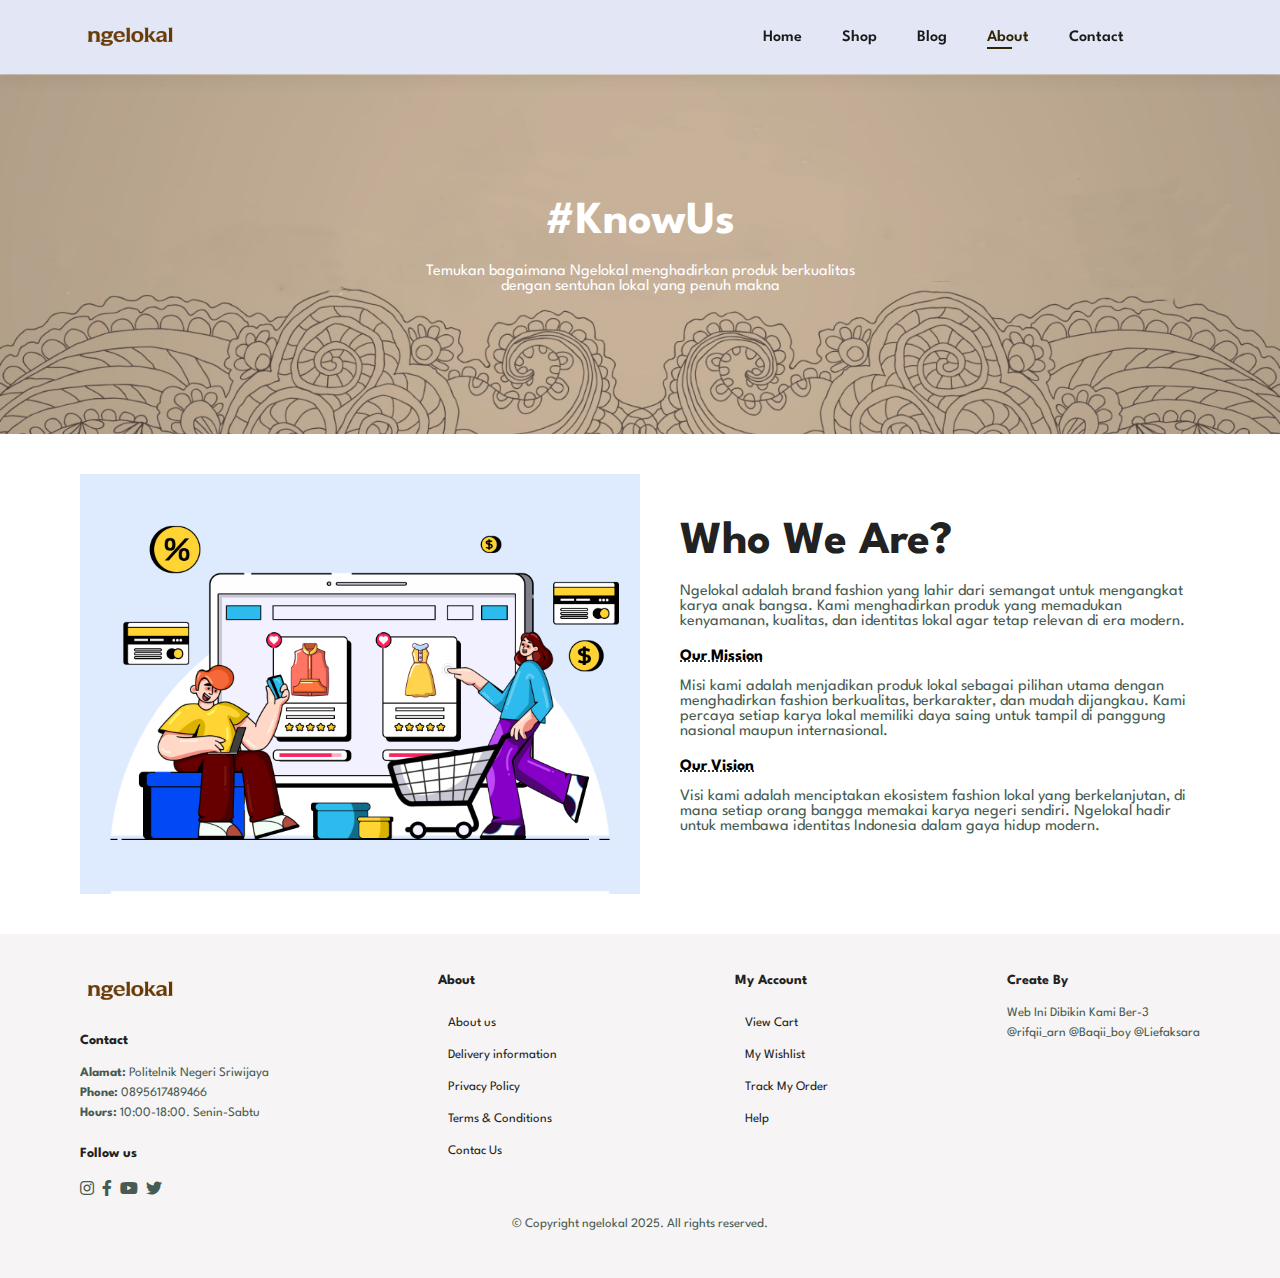
<file: about.html>
<!DOCTYPE html>
<html lang="en">
  <head>
    <meta charset="UTF-8" />
    <meta http-equiv="X-UA-Compatible" content="IE=edge" />
    <meta name="viewport" content="width=device-width, initial-scale=1.0" />
    <title>IT Fest Kelompok</title>
    <link
      rel="stylesheet"
      href="https://pro.fontawesome.com/releases/v5.10.0/css/all.css"
    />

    <link rel="stylesheet" href="style.css" />
  </head>

  <body>
    <section id="header">
      <a href="#"><img src="img/asset foto/logo6.png" class="logo" alt="" ></a>

      <div>
        <ul id="navbar">
          <li><a  href="index.html">Home</a></li>
          <li><a href="shop.html">Shop</a></li>
          <li><a href="blog.html">Blog</a></li>
          <li><a class="active" href="about.html">About</a></li>
          <li><a href="contact.html">Contact</a></li>
          <li id="lg-bag">
            <a href="#"><i class="far fa-shopping-bag"></i></a>
          </li>
          <a href="#" id="close"><i class="far fa-times"></i></a>
        </ul>
      </div>

       <!-- Dropdown keranjang -->
<div id="cartDropdown">
  <h4>Keranjang</h4>
  <div id="cartItems"></div>
  <div id="cartTotal">Total: Rp0</div>
  <button id="checkoutBtn">Checkout</button>
</div>

      <div id="mobile">
        <a href="#"><i class="far fa-shopping-bag"></i></a>
         <i id="bar" class="fas fa-outdent"></i> 
      </div>
    </section>

    <section id="page-header" class="about-header">
      
      <h2>#KnowUs</h2>
      <p>Temukan bagaimana Ngelokal menghadirkan produk berkualitas <br> dengan sentuhan lokal yang penuh makna </p>
    </section>
    
    <section  id="about-head" class="section-p1">
      <img src="img/about/a6.jpg" alt="" />
      <div>
        <h2>Who We Are?</h2>
        <p>
          Ngelokal adalah brand fashion yang lahir dari semangat untuk mengangkat karya anak bangsa. Kami menghadirkan produk yang memadukan kenyamanan, kualitas, dan identitas lokal agar tetap relevan di era modern.
        </p>
        <abbr title="Lorem ipsum dolor sit amet consectetur adipisicing elit. Quisquam, quod.">
          <strong>Our Mission</strong>
        </abbr>
        <p>
          Misi kami adalah menjadikan produk lokal sebagai pilihan utama dengan menghadirkan fashion berkualitas, berkarakter, dan mudah dijangkau. Kami percaya setiap karya lokal memiliki daya saing untuk tampil di panggung nasional maupun internasional.
        </p>
        <abbr title="Lorem ipsum dolor sit amet consectetur adipisicing elit. Quisquam, quod.">
          <strong>Our Vision</strong>
        </abbr>
        <p>
          Visi kami adalah menciptakan ekosistem fashion lokal yang berkelanjutan, di mana setiap orang bangga memakai karya negeri sendiri. Ngelokal hadir untuk membawa identitas Indonesia dalam gaya hidup modern.
        </p>
      </div>
    </section>

    <footer class="section-p1">
      <div class="col">
        <img class="logo" src="img/asset foto/logo6.png" alt="" />
        <h4>Contact</h4>
        <p><strong>Alamat:</strong> Politelnik Negeri Sriwijaya</p>
        <p><strong>Phone:</strong> 0895617489466</p>
        <p><strong>Hours:</strong> 10:00-18:00. Senin-Sabtu</p>
        <div class="follow">
          <h4>Follow us</h4>
          <div class="icon">
            <i class="fab fa-instagram"></i>
            <i class="fab fa-facebook-f"></i>
            <i class="fab fa-youtube"></i>
            <i class="fab fa-twitter"></i>
          </div>
        </div>
      </div>

      <div class="col">
        <h4>About</h4>
        <a href="#">About us</a>
        <a href="#">Delivery information</a>
        <a href="#">Privacy Policy</a>
        <a href="#">Terms & Conditions</a>
        <a href="#">Contac Us</a>
      </div>

      <div class="col">
        <h4>My Account</h4>
        <a href="#">View Cart</a>
        <a href="#">My Wishlist</a>
        <a href="#">Track My Order</a>
        <a href="#">Help</a>
      </div>



      <div class="col create-by">
        <h4>Create By</h4>
        <p>Web Ini Dibikin Kami Ber-3</p>
        
       <p>@rifqii_arn  @Baqii_boy  @Liefaksara</p>
       
        

      </div>

      <div class="copyright">
       <p>© Copyright ngelokal 2025. All rights reserved.</p>
      </div>




    </footer>
<script src="cart.js"></script>
    <script src="script.js"></script>
  </body>
</html>
</file>
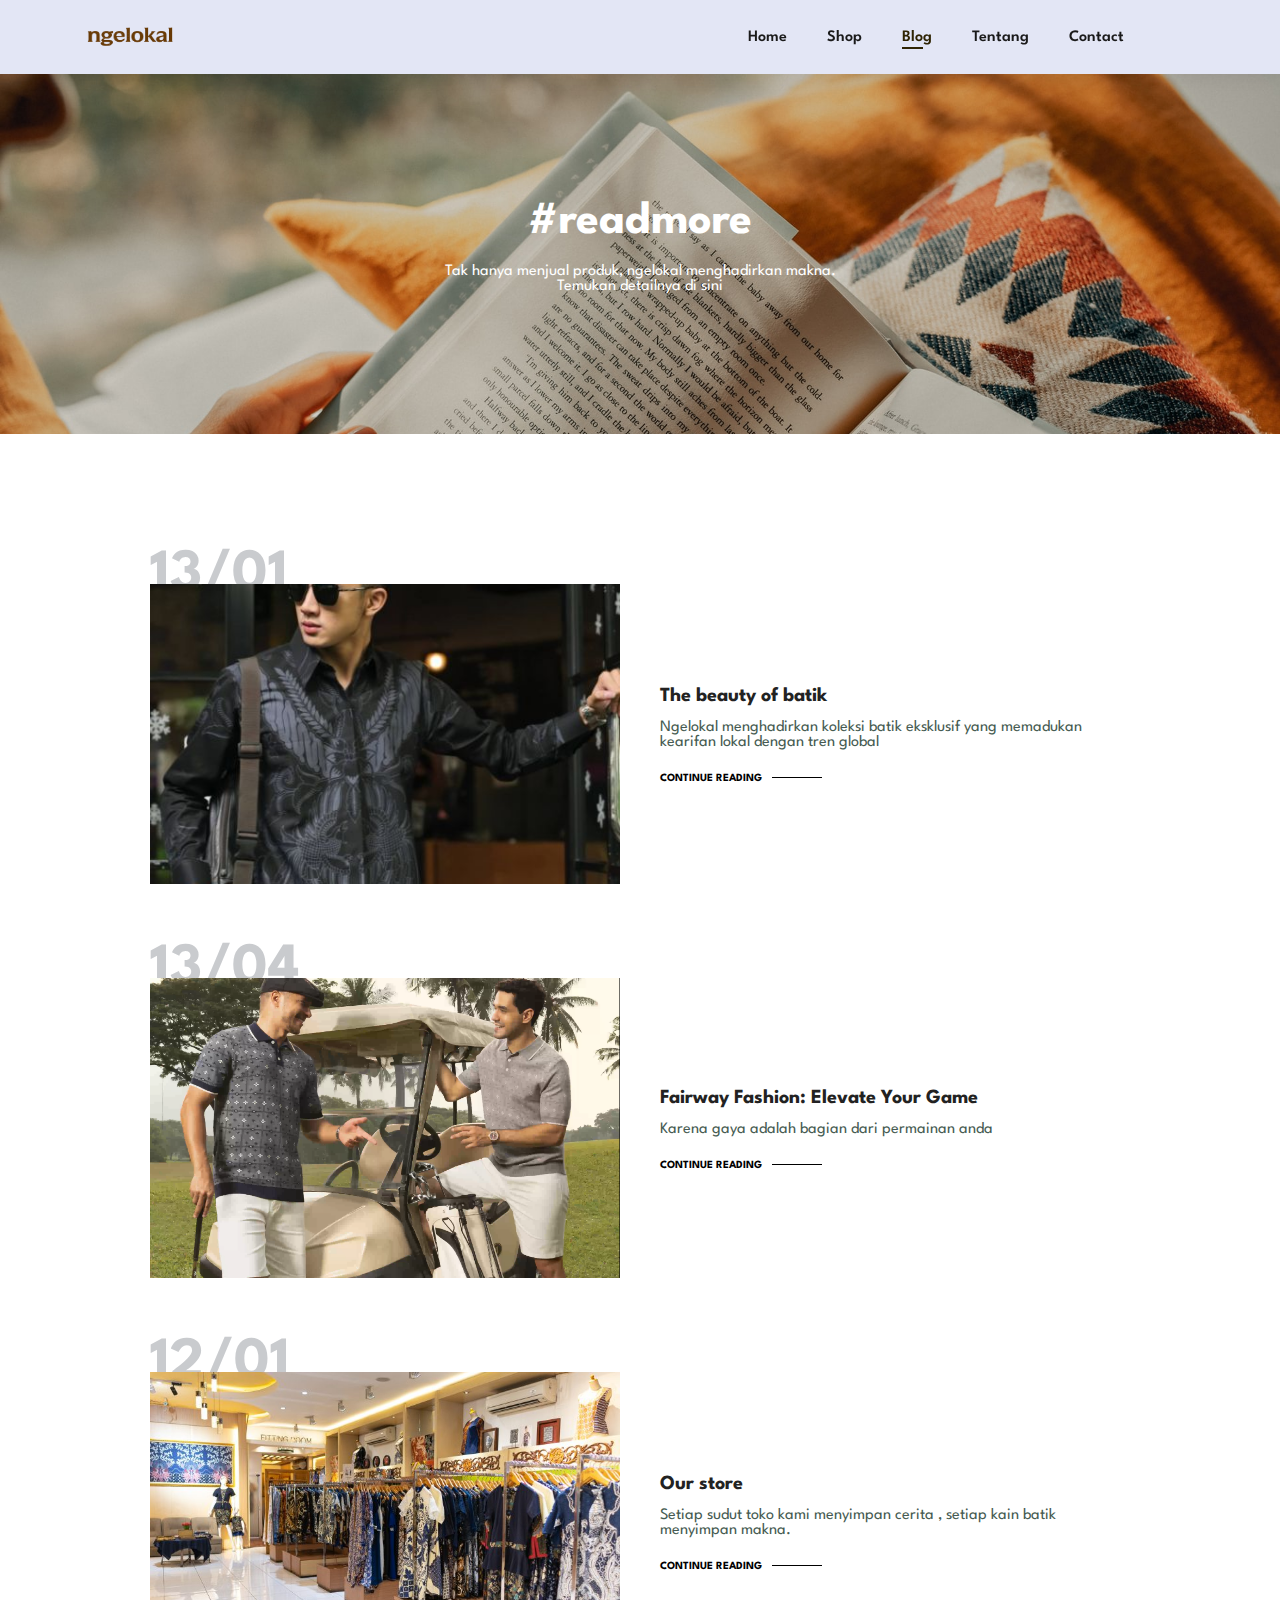
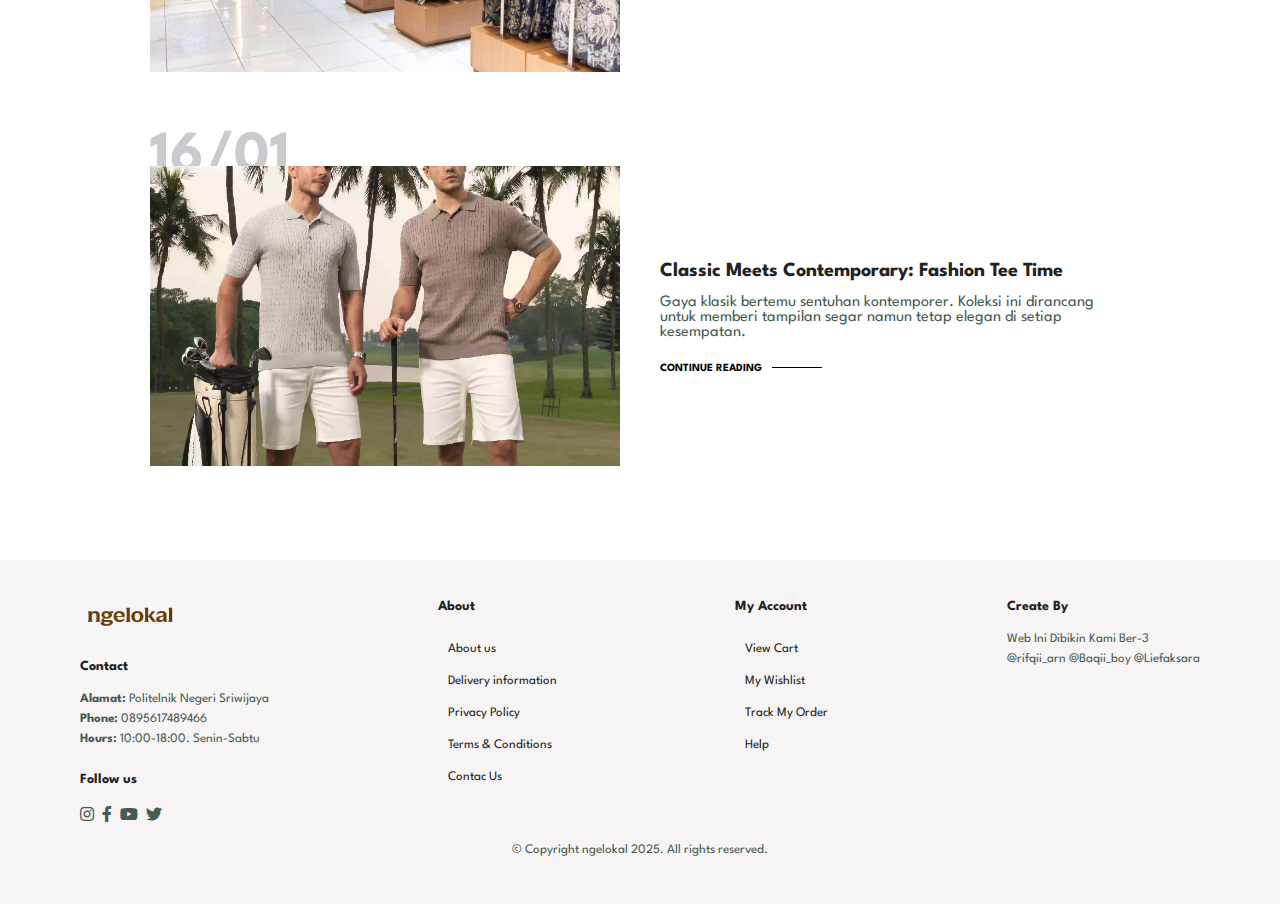
<file: blog.html>
<!DOCTYPE html>
<html lang="en">
  <head>
    <meta charset="UTF-8" />
    <meta http-equiv="X-UA-Compatible" content="IE=edge" />
    <meta name="viewport" content="width=device-width, initial-scale=1.0" />
    <title>IT Fest Kelompok</title>
    <link
      rel="stylesheet"
      href="https://pro.fontawesome.com/releases/v5.10.0/css/all.css"
    />

    <link rel="stylesheet" href="style.css" />
  </head>

  <body>
 <section id="header">
      <a href="#"><img src="img/asset foto/logo6.png" class="logo" alt="" ></a>

      <div>
        <ul id="navbar">
          <li><a  href="index.html">Home</a></li>
          <li><a href="shop.html">Shop</a></li>
          <li><a class="active" href="blog.html">Blog</a></li>
          <li><a href="about.html">Tentang</a></li>
          <li><a href="contact.html">Contact</a></li>
          <li id="lg-bag">
            <a href="#"><i class="far fa-shopping-bag"></i></a>
          </li>
          <a href="#" id="close"><i class="far fa-times"></i></a>
        </ul>
      </div>

       <!-- Dropdown keranjang -->
<div id="cartDropdown">
  <h4>Keranjang</h4>
  <div id="cartItems"></div>
  <div id="cartTotal">Total: Rp0</div>
  <button id="checkoutBtn">Checkout</button>
</div>

      <div id="mobile">
        <a href="#"><i class="far fa-shopping-bag"></i></a>
         <i id="bar" class="fas fa-outdent"></i> 
      </div>
    </section>

    <section id="page-header" class="blog-header">
      
      <h2>#readmore</h2>
      <p>Tak hanya menjual produk, ngelokal menghadirkan makna.<br> Temukan detailnya di sini</p>
    </section>

    <section id="blog">
        <div class="blog-box">
            <div class="blog-img">
              <img src="img/asset foto/Batik/Model_Baju_Batik_Modern_Pria_septyanedy.jpg" alt="">
             </div>
        <div class="blog-details">
            <h4>The beauty of batik</h4>
            <p>Ngelokal menghadirkan koleksi batik eksklusif yang memadukan kearifan lokal dengan tren global</p>
            <a href="">CONTINUE READING</a>
        </div>
        <h1>13/01</h1>
        </div>
                <div class="blog-box">
            <div class="blog-img">
              <img src="img/asset foto/Screenshot 2025-09-28 094454.png" alt="">
             </div>
        <div class="blog-details">
            <h4>Fairway Fashion: Elevate Your Game</h4>
            <p>Karena gaya adalah bagian dari permainan anda</p>
            <a href="">CONTINUE READING</a>
        </div>
        <h1>13/04</h1>
        </div>
                <div class="blog-box">
            <div class="blog-img">
              <img src="img/asset foto/Batik/batik store.jpg" alt="">
             </div>
        <div class="blog-details">
            <h4>Our store</h4>
            <p>Setiap sudut toko kami menyimpan cerita , setiap kain batik menyimpan makna.</p>
            <a href="">CONTINUE READING</a>
        </div>
        <h1>12/01</h1>
        </div>
                <div class="blog-box">
            <div class="blog-img">
              <img src="img/asset foto/Screenshot 2025-09-28 094428.png" alt="">
             </div>
        <div class="blog-details">
            <h4>Classic Meets Contemporary: Fashion Tee Time</h4>
            <p>Gaya klasik bertemu sentuhan kontemporer. Koleksi ini dirancang untuk memberi tampilan segar namun tetap elegan di setiap kesempatan.</p>
            <a href="">CONTINUE READING</a>
        </div>
        <h1>16/01</h1>
        </div>
                
    </section>



 

   <footer class="section-p1">
      <div class="col">
        <img class="logo" src="img/asset foto/logo6.png" alt="" />
        <h4>Contact</h4>
        <p><strong>Alamat:</strong> Politelnik Negeri Sriwijaya</p>
        <p><strong>Phone:</strong> 0895617489466</p>
        <p><strong>Hours:</strong> 10:00-18:00. Senin-Sabtu</p>
        <div class="follow">
          <h4>Follow us</h4>
          <div class="icon">
            <i class="fab fa-instagram"></i>
            <i class="fab fa-facebook-f"></i>
            <i class="fab fa-youtube"></i>
            <i class="fab fa-twitter"></i>
          </div>
        </div>
      </div>

      <div class="col">
        <h4>About</h4>
        <a href="#">About us</a>
        <a href="#">Delivery information</a>
        <a href="#">Privacy Policy</a>
        <a href="#">Terms & Conditions</a>
        <a href="#">Contac Us</a>
      </div>

      <div class="col">
        <h4>My Account</h4>
        <a href="#">View Cart</a>
        <a href="#">My Wishlist</a>
        <a href="#">Track My Order</a>
        <a href="#">Help</a>
      </div>



      <div class="col create-by">
        <h4>Create By</h4>
        <p>Web Ini Dibikin Kami Ber-3</p>
        
       <p>@rifqii_arn  @Baqii_boy  @Liefaksara</p>
       
        

      </div>

      <div class="copyright">
       <p>© Copyright ngelokal 2025. All rights reserved.</p>
      </div>




    </footer>
<script src="cart.js"></script>
    <script src="script.js"></script>
  </body>
</html>
</file>
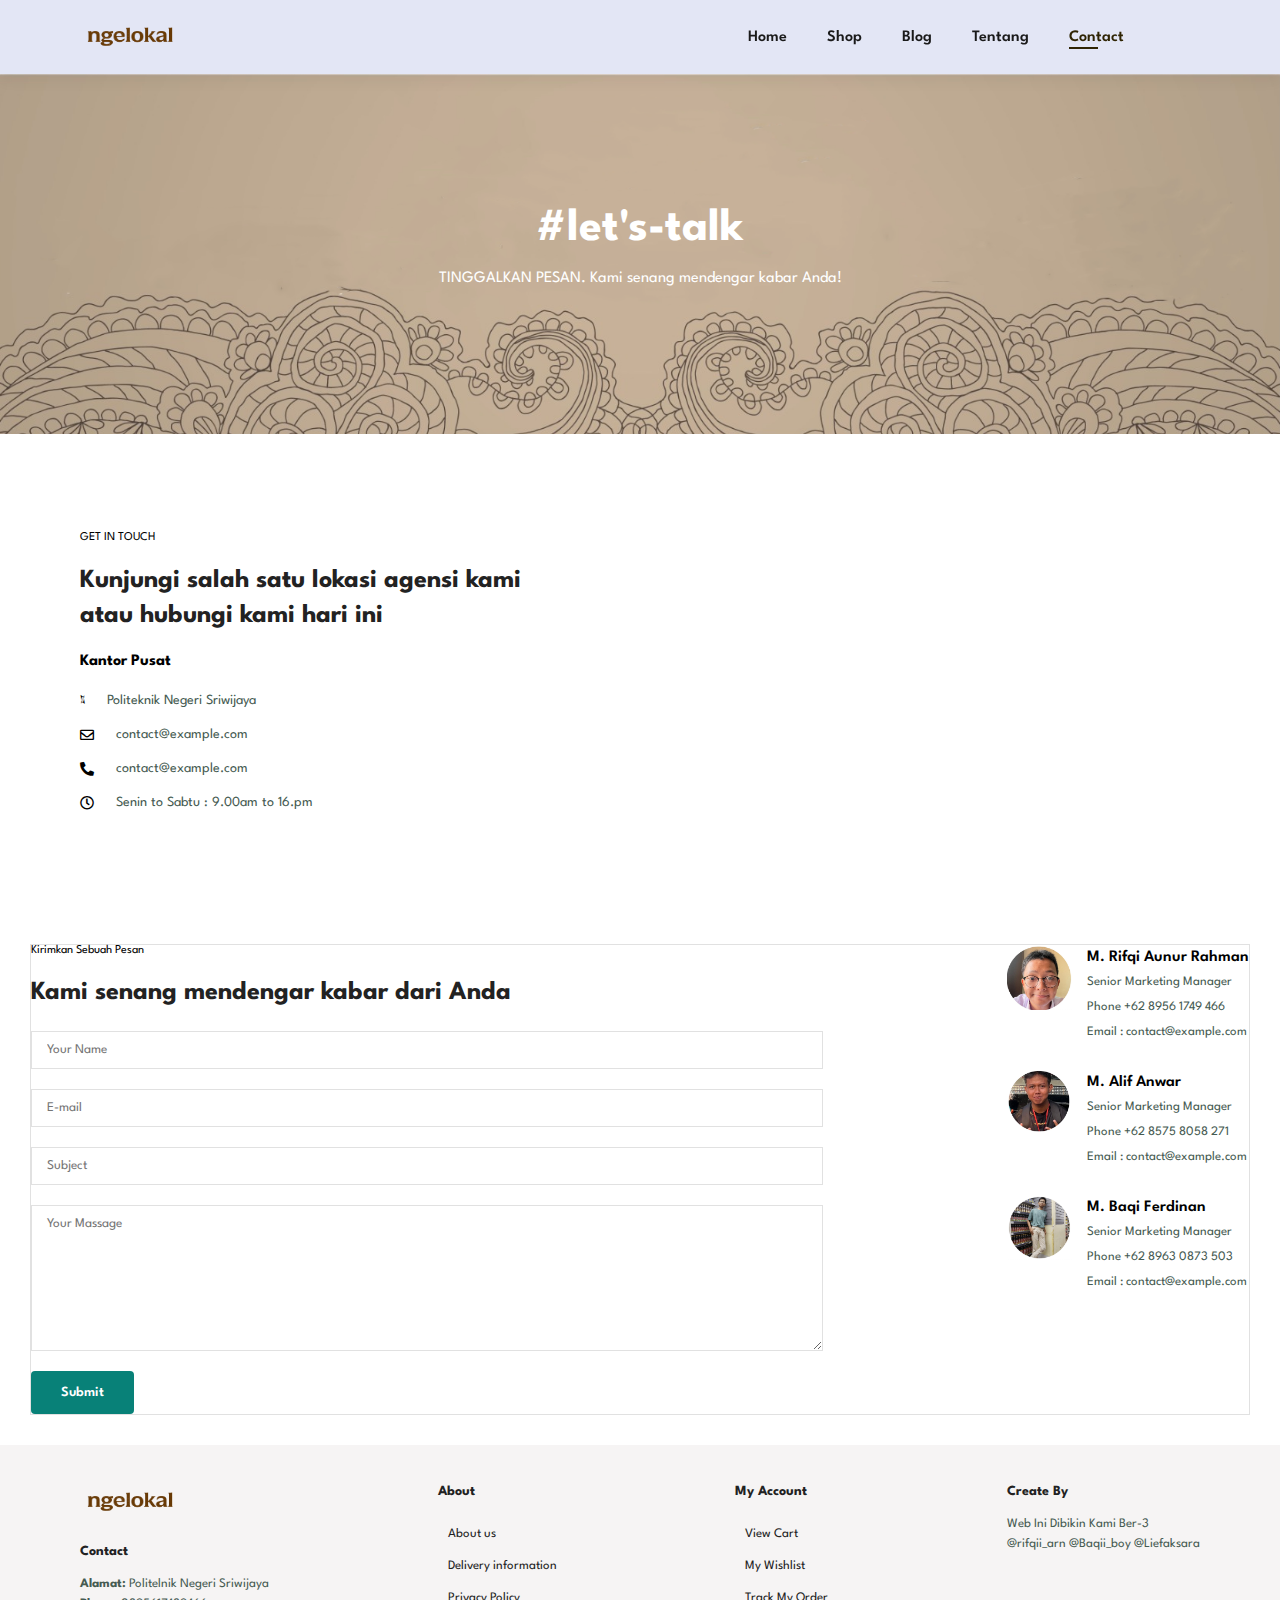
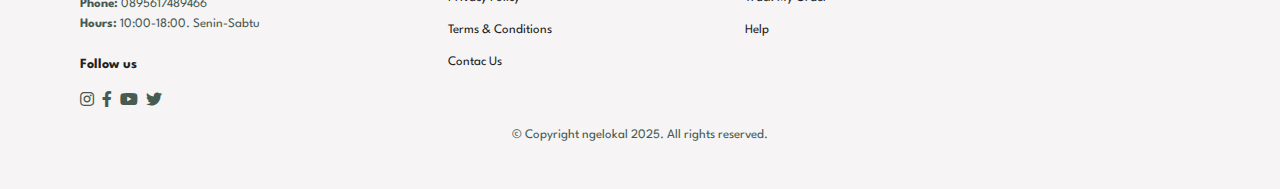
<file: contact.html>
<!DOCTYPE html>
<html lang="en">
  <head>
    <meta charset="UTF-8" />
    <meta http-equiv="X-UA-Compatible" content="IE=edge" />
    <meta name="viewport" content="width=device-width, initial-scale=1.0" />
    <title>IT Fest Kelompok</title>
    <link
      rel="stylesheet"
      href="https://pro.fontawesome.com/releases/v5.10.0/css/all.css"
    />

    <link rel="stylesheet" href="style.css" />
  </head>

  <body>
    <section id="header">
      <a href="#"><img src="img/asset foto/logo6.png" class="logo" alt="" ></a>

      <div>
        <ul id="navbar">
          <li><a  href="index.html">Home</a></li>
          <li><a href="shop.html">Shop</a></li>
          <li><a href="blog.html">Blog</a></li>
          <li><a href="about.html">Tentang</a></li>
          <li><a class="active" href="contact.html">Contact</a></li>
          <li id="lg-bag">
            <a href="#"><i class="far fa-shopping-bag"></i></a>
          </li>
          <a href="#" id="close"><i class="far fa-times"></i></a>
        </ul>
      </div>

       <!-- Dropdown keranjang -->
<div id="cartDropdown">
  <h4>Keranjang</h4>
  <div id="cartItems"></div>
  <div id="cartTotal">Total: Rp0</div>
  <button id="checkoutBtn">Checkout</button>
</div>

      <div id="mobile">
        <a href="#"><i class="far fa-shopping-bag"></i></a>
         <i id="bar" class="fas fa-outdent"></i> 
      </div>
    </section>

    <section id="page-header" class="about-header">
      
      <h2>#let's-talk</h2>
      <p>TINGGALKAN PESAN. Kami senang mendengar kabar Anda!</p>
    </section>

    <section id="contact-details" class="section-p1">
        <div class="details">
            <span>GET IN TOUCH</span>
            <H2>Kunjungi salah satu lokasi agensi kami atau hubungi kami hari ini</H2>
            <h3>Kantor Pusat</h3>
            <div>
                <li>
                    <i class="fal fa-map"></i>
                    <p>Politeknik  Negeri Sriwijaya</p>
                </li>
                <li>
                    <i class="far fa-envelope"></i>
                    <p>contact@example.com</p>
                </li>
                <li>
                    <i class="fas fa-phone-alt"></i>
                    <p>contact@example.com</p>
                </li>
                <li>
                    <i class="far fa-clock"></i>
                    <p>Senin to Sabtu : 9.00am to 16.pm</p>
                </li>
            </div>
        </div>
        <div class="map">
            <iframe src="https://www.google.com/maps/embed?pb=!1m18!1m12!1m3!1d127504.42549601124!2d104.76296455!3d-2.95496855!2m3!1f0!2f0!3f0!3m2!1i1024!2i768!4f13.1!3m3!1m2!1s0x2e3b75e8fc27a3e3%3A0x3039d80b220d0c0!2sPalembang%2C%20Kota%20Palembang%2C%20Sumatera%20Selatan!5e0!3m2!1sid!2sid!4v1758753011874!5m2!1sid!2sid" width="600" height="450" style="border:0;" allowfullscreen="" loading="lazy" referrerpolicy="no-referrer-when-downgrade"></iframe>
        </div>
    </section>

    <section id="form-details">
        <form action="">
            <span>Kirimkan Sebuah Pesan</span>
            <H2> Kami senang mendengar kabar dari Anda</H2>
            <input type="text" placeholder="Your Name">
            <input type="text" placeholder="E-mail">
            <input type="text" placeholder="Subject">
            <textarea name="" id="" cols="30" rows="10" placeholder="Your Massage"></textarea>
            <button class="normal">Submit</button>
        </form>
        <div class="people">
            <div>
                <img src="img/asset foto/Batik/WhatsApp Image 2025-09-28 at 10.13.58_13daabb8.jpg" alt="">
                <p><span>M. Rifqi  Aunur Rahman</span>Senior Marketing Manager <br> Phone +62 8956 1749 466 <br> Email : contact@example.com</p>
            </div>
            <div>
                <img src="img/asset foto/Batik/WhatsApp Image 2025-09-28 at 10.13.57_3189708e.jpg" alt="">
                <p><span>M. Alif Anwar</span>Senior Marketing Manager <br> Phone +62 8575 8058 271 <br> Email : contact@example.com</p>
            </div>
            <div>
                <img src="img/asset foto/Batik/WhatsApp Image 2025-09-28 at 10.13.57_b95fe2dc.jpg" alt="">
                <p><span>M. Baqi Ferdinan</span>Senior Marketing Manager <br> Phone +62 8963 0873 503 <br> Email : contact@example.com</p>
            </div>
        </div>
    </section>

 

    <footer class="section-p1">
      <div class="col">
        <img class="logo" src="img/asset foto/logo6.png" alt="" />
        <h4>Contact</h4>
        <p><strong>Alamat:</strong> Politelnik Negeri Sriwijaya</p>
        <p><strong>Phone:</strong> 0895617489466</p>
        <p><strong>Hours:</strong> 10:00-18:00. Senin-Sabtu</p>
        <div class="follow">
          <h4>Follow us</h4>
          <div class="icon">
            <i class="fab fa-instagram"></i>
            <i class="fab fa-facebook-f"></i>
            <i class="fab fa-youtube"></i>
            <i class="fab fa-twitter"></i>
          </div>
        </div>
      </div>

      <div class="col">
        <h4>About</h4>
        <a href="#">About us</a>
        <a href="#">Delivery information</a>
        <a href="#">Privacy Policy</a>
        <a href="#">Terms & Conditions</a>
        <a href="#">Contac Us</a>
      </div>

      <div class="col">
        <h4>My Account</h4>
        <a href="#">View Cart</a>
        <a href="#">My Wishlist</a>
        <a href="#">Track My Order</a>
        <a href="#">Help</a>
      </div>



      <div class="col create-by">
        <h4>Create By</h4>
        <p>Web Ini Dibikin Kami Ber-3</p>
        
       <p>@rifqii_arn  @Baqii_boy  @Liefaksara</p>
       
        

      </div>

      <div class="copyright">
       <p>© Copyright ngelokal 2025. All rights reserved.</p>
      </div>




    </footer>
<script src="cart.js"></script>
    <script src="script.js"></script>
  </body>
</html>
</file>
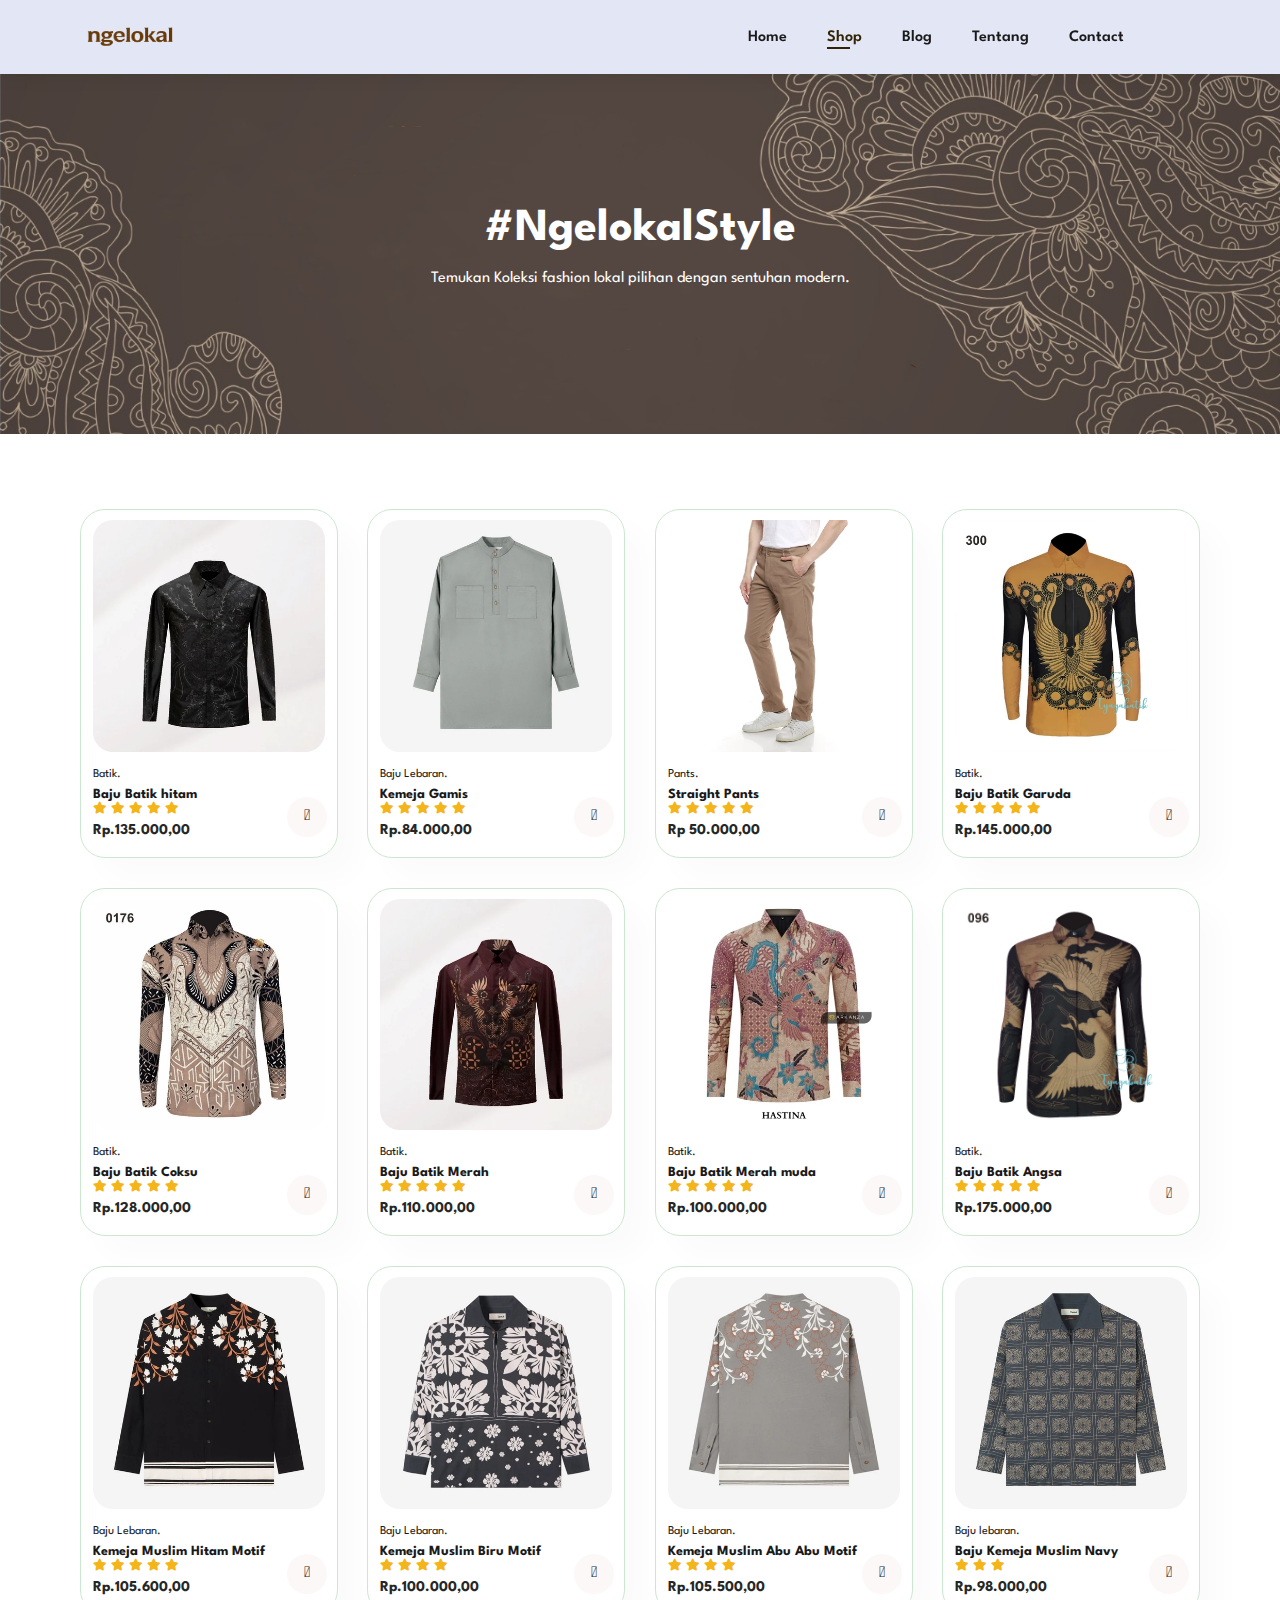
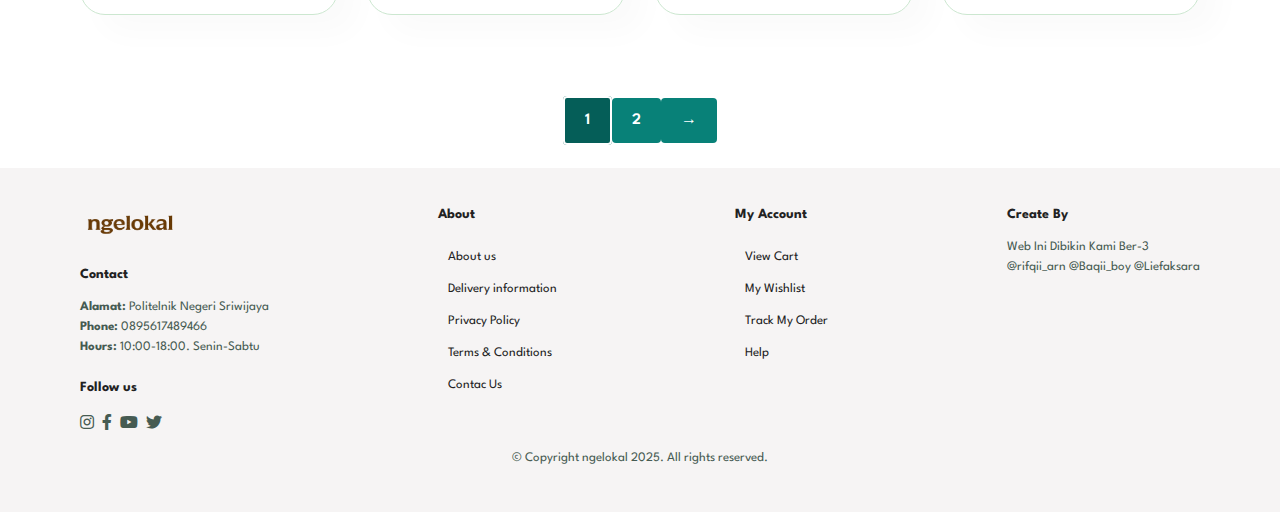
<file: shop.html>
<!DOCTYPE html>
<html lang="en">
  <head>
    <meta charset="UTF-8" />
    <meta http-equiv="X-UA-Compatible" content="IE=edge" />
    <meta name="viewport" content="width=device-width, initial-scale=1.0" />
    <title>IT Fest Kelompok</title>
    <link
      rel="stylesheet"
      href="https://pro.fontawesome.com/releases/v5.10.0/css/all.css"
    />

    <link rel="stylesheet" href="style.css" />


    <style>
      /* paginnation */
#pagination{
  text-align: center;
}

  #pagination a.active {
    background-color: #055e58; /* lebih gelap */
    border: 2px solid #fff;
  }



#pagination a{
  text-decoration: none;
  background-color: #088178;
  padding: 15px 20px;
  border-radius: 4px;
  color: #fff;
  font-weight: 600 ;
}

#pagination a i{
  font-size: 16px;
  font-weight: 600;
}
    </style>




  </head>

  <body>
 <section id="header">
      <a href="#"><img src="img/asset foto/logo6.png" class="logo" alt="" ></a>

      <div>
        <ul id="navbar">
          <li><a  href="index.html">Home</a></li>
          <li><a class="active" href="shop.html">Shop</a></li>
          <li><a href="blog.html">Blog</a></li>
          <li><a href="about.html">Tentang</a></li>
          <li><a href="contact.html">Contact</a></li>
          <li id="lg-bag">
            <a href="#"><i class="far fa-shopping-bag"></i></a>
          </li>
          <a href="#" id="close"><i class="far fa-times"></i></a>
        </ul>
      </div>

       <!-- Dropdown keranjang -->
<div id="cartDropdown">
  <h4>Keranjang</h4>
  <div id="cartItems"></div>
  <div id="cartTotal">Total: Rp0</div>
  <button id="checkoutBtn">Checkout</button>
</div>

      <div id="mobile">
        <a href="#"><i class="far fa-shopping-bag"></i></a>
         <i id="bar" class="fas fa-outdent"></i> 
      </div>
    </section>

    <section id="page-header">
      
      <h2>#NgelokalStyle</h2>
      <p>Temukan Koleksi fashion lokal pilihan dengan sentuhan modern.</p>
    </section>

    <section id="product1" class="section-p1">
     
      <div class="pro-container">
        <div class="pro" onclick="window.location.href='sproduct.html';">
          <img src="img//asset foto/Batik/batik 5.png" alt="" />
          <div class="des">
            <span>Batik.</span>
            <h5>Baju Batik hitam</h5>
            <div class="star">
              <i class="fas fa-star"></i>
              <i class="fas fa-star"></i>
              <i class="fas fa-star"></i>
              <i class="fas fa-star"></i>
              <i class="fas fa-star"></i>
            </div>
            <h4>Rp.135.000,00</h4>
          </div>
          <a href="#"><i class="fal fa-shopping-cart cart"></i></a>
        </div>
        <div class="pro" onclick="window.location.href='sproduct2.html';">
          <img src="img/asset foto/Muslim wear/kemeja gamis 1.webp" alt="" />
          <div class="des">
            <span>Baju Lebaran.</span>
            <h5>Kemeja Gamis</h5>
            <div class="star">
              <i class="fas fa-star"></i>
              <i class="fas fa-star"></i>
              <i class="fas fa-star"></i>
              <i class="fas fa-star"></i>
              <i class="fas fa-star"></i>
            </div>
            <h4>Rp.84.000,00</h4>
          </div>
          <a href="#"><i class="fal fa-shopping-cart cart"></i></a>
        </div>
        <div class="pro" onclick="window.location.href='sproduct3.html';">
          <img src="img/asset foto/Celana/chino.webp" alt="" />
          <div class="des">
            <span>Pants.</span>
            <h5>Straight Pants</h5>
            <div class="star">
              <i class="fas fa-star"></i>
              <i class="fas fa-star"></i>
              <i class="fas fa-star"></i>
              <i class="fas fa-star"></i>
              <i class="fas fa-star"></i>
            </div>
            <h4>Rp 50.000,00</h4>
          </div>
          <a href="#"><i class="fal fa-shopping-cart cart"></i></a>
        </div>
        <div class="pro" onclick="window.location.href='sproduct4.html';">
          <img src="img/asset foto/Batik/batik 2.png" alt="" />
          <div class="des">
            <span>Batik.</span>
            <h5>Baju Batik Garuda</h5>
            <div class="star">
              <i class="fas fa-star"></i>
              <i class="fas fa-star"></i>
              <i class="fas fa-star"></i>
              <i class="fas fa-star"></i>
              <i class="fas fa-star"></i>
            </div>
            <h4>Rp.145.000,00</h4>
          </div>
          <a href="#"><i class="fal fa-shopping-cart cart"></i></a>
        </div>
      
        <div class="pro">
          <img src="img/asset foto/Batik/batik 10.png" alt="" />
          <div class="des">
            <span>Batik.</span>
            <h5>Baju Batik Coksu </h5>
            <div class="star">
              <i class="fas fa-star"></i>
              <i class="fas fa-star"></i>
              <i class="fas fa-star"></i>
              <i class="fas fa-star"></i>
              <i class="fas fa-star"></i>
            </div>
            <h4>Rp.128.000,00</h4>
          </div>
          <a href="#"><i class="fal fa-shopping-cart cart"></i></a>
        </div>
        <div class="pro">
          <img src="img/asset foto/Batik/batik 7.png" alt="" />
          <div class="des">
            <span>Batik.</span>
            <h5>Baju Batik Merah</h5>
            <div class="star">
              <i class="fas fa-star"></i>
              <i class="fas fa-star"></i>
              <i class="fas fa-star"></i>
              <i class="fas fa-star"></i>
              <i class="fas fa-star"></i>
            </div>
            <h4>Rp.110.000,00</h4>
          </div>
          <a href="#"><i class="fal fa-shopping-cart cart"></i></a>
        </div>
        <div class="pro">
          <img src="img/asset foto/Batik/batik 1.png" alt="" />
          <div class="des">
            <span>Batik.</span>
            <h5>Baju Batik Merah muda</h5>
            <div class="star">
              <i class="fas fa-star"></i>
              <i class="fas fa-star"></i>
              <i class="fas fa-star"></i>
              <i class="fas fa-star"></i>
              <i class="fas fa-star"></i>
            </div>
            <h4>Rp.100.000,00</h4>
          </div>
          <a href="#"><i class="fal fa-shopping-cart cart"></i></a>
        </div>
        <div class="pro">
          <img src="img/asset foto/Batik/batik 9.png" alt="" />
          <div class="des">
            <span>Batik.</span>
            <h5>Baju Batik Angsa</h5>
            <div class="star">
              <i class="fas fa-star"></i>
              <i class="fas fa-star"></i>
              <i class="fas fa-star"></i>
              <i class="fas fa-star"></i>
              <i class="fas fa-star"></i>
            </div>
            <h4>Rp.175.000,00</h4>
          </div>
          <a href="#"><i class="fal fa-shopping-cart cart"></i></a>
        </div>
        <div class="pro">
          <img src="img/asset foto/Muslim wear/DUha kemeja muslim 2.1.webp" alt="" />
          <div class="des">
            <span>Baju Lebaran.</span>
            <h5>Kemeja Muslim Hitam Motif</h5>
            <div class="star">
              <i class="fas fa-star"></i>
              <i class="fas fa-star"></i>
              <i class="fas fa-star"></i>
              <i class="fas fa-star"></i>
              <i class="fas fa-star"></i>
            </div>
            <h4>Rp.105.600,00</h4>
          </div>
          <a href="#"><i class="fal fa-shopping-cart cart"></i></a>
        </div>
        <div class="pro">
          <img src="img/asset foto/Muslim wear/duha kemeja muslim 1.webp" alt="" />
          <div class="des">
            <span>Baju Lebaran.</span>
            <h5>Kemeja Muslim Biru Motif</h5>
            <div class="star">
              <i class="fas fa-star"></i>
              <i class="fas fa-star"></i>
              <i class="fas fa-star"></i>
              <i class="fas fa-star"></i>
            </div>
            <h4>Rp.100.000,00</h4>
          </div>
          <a href="#"><i class="fal fa-shopping-cart cart"></i></a>
        </div>
        <div class="pro">
          <img src="img/asset foto/Muslim wear/Duha kemeja muslim 2.webp" alt="" />
          <div class="des">
            <span>Baju Lebaran.</span>
            <h5>Kemeja Muslim Abu Abu Motif</h5>
            <div class="star">
              <i class="fas fa-star"></i>
              <i class="fas fa-star"></i>
              <i class="fas fa-star"></i>
              <i class="fas fa-star"></i>
            </div>
            <h4>Rp.105.500,00</h4>
          </div>
          <a href="#"><i class="fal fa-shopping-cart cart"></i></a>
        </div>
        <div class="pro">
          <img src="img/asset foto/Muslim wear/duha kemeja muslim 3.1.webp" alt="" />
          <div class="des">
            <span>Baju lebaran.</span>
            <h5>Baju Kemeja Muslim Navy</h5>
            <div class="star">
              <i class="fas fa-star"></i>
              <i class="fas fa-star"></i>
              <i class="fas fa-star"></i>
            </div>
            <h4>Rp.98.000,00</h4>
          </div>
          <a href="#"><i class="fal fa-shopping-cart cart"></i></a>
        </div>
        <div class="pro">
          <img src="img/asset foto/Celana/straight pants (jeans).webp" alt="" />
          <div class="des">
            <span>Pants</span>
            <h5>Black Loosen Pants</h5>
            <div class="star">
              <i class="fas fa-star"></i>
              <i class="fas fa-star"></i>
              <i class="fas fa-star"></i>
            </div>
            <h4>Rp.100.000,00</h4>
          </div>
          <a href="#"><i class="fal fa-shopping-cart cart"></i></a>
        </div>
        <div class="pro">
          <img src="img/asset foto/Celana/straight pants (jeans) 2.webp " alt="" />
          <div class="des">
            <span>Pants</span>
            <h5>Broken White Loosen Pants</h5>
            <div class="star">
              <i class="fas fa-star"></i>
              <i class="fas fa-star"></i>
              <i class="fas fa-star"></i>
            </div>
            <h4>Rp.100.000,00</h4>
          </div>
          <a href="#"><i class="fal fa-shopping-cart cart"></i></a>
        </div>
        <div class="pro">
          <img src="img/asset foto/Celana/straight pants jeans 2.webp" alt="" />
          <div class="des">
            <span>Pants</span>
            <h5>Blue Loosen Pants</h5>
            <div class="star">
              <i class="fas fa-star"></i>
              <i class="fas fa-star"></i>
              <i class="fas fa-star"></i>
            </div>
            <h4>Rp.100.000,00</h4>
          </div>
          <a href="#"><i class="fal fa-shopping-cart cart"></i></a>
        </div>
        <div class="pro">
          <img src="img/asset foto/Muslim wear/kemeja muslim 2.webp" alt="" />
          <div class="des">
            <span>Baju Lebaran</span>
            <h5>Baju Muslim Kuning</h5>
            <div class="star">
              <i class="fas fa-star"></i>
              <i class="fas fa-star"></i>
              <i class="fas fa-star"></i>
            </div>
            <h4>Rp.160.000,00</h4>
          </div>
          <a href="#"><i class="fal fa-shopping-cart cart"></i></a>
        </div>
        <div class="pro">
          <img src="img/asset foto/Muslim wear/duha muslim wear 1.1.webp" alt="" />
          <div class="des">
            <span>Baju Lebaran</span>
            <h5>Kemeja Gamis Cokelat</h5>
            <div class="star">
              <i class="fas fa-star"></i>
              <i class="fas fa-star"></i>
              <i class="fas fa-star"></i>
            </div>
            <h4>Rp.100.000,00</h4>
          </div>
          <a href="#"><i class="fal fa-shopping-cart cart"></i></a>
        </div>
        <div class="pro">
          <img src="img/asset foto/Celana/cargo loose pants 1.webp" alt="" />
          <div class="des">
            <span>Pants</span>
            <h5>Cargo Loose Pants</h5>
            <div class="star">
              <i class="fas fa-star"></i>
              <i class="fas fa-star"></i>
              <i class="fas fa-star"></i>
            </div>
            <h4>Rp.75.000,00</h4>
          </div>
          <a href="#"><i class="fal fa-shopping-cart cart"></i></a>
        </div>
        <div class="pro">
          <img src="img/asset foto/Muslim wear/duha kemeja muslim 3.2.webp" alt="" />
          <div class="des">
            <span>Baju Lebaran</span>
            <h5>Kemeja Muslim Hijau Tua</h5>
            <div class="star">
              <i class="fas fa-star"></i>
              <i class="fas fa-star"></i>
              <i class="fas fa-star"></i>
            </div>
            <h4>Rp.99.999,99</h4>
          </div>
          <a href="#"><i class="fal fa-shopping-cart cart"></i></a>
        </div>
        <div class="pro">
          <img src="img/asset foto/Batik/batik 4.png" alt="" />
          <div class="des">
            <span>Batik</span>
            <h5>Baju Batik Biru</h5>
            <div class="star">
              <i class="fas fa-star"></i>
              <i class="fas fa-star"></i>
              <i class="fas fa-star"></i>
            </div>
            <h4>Rp.999.999,99</h4>
          </div>
          <a href="#"><i class="fal fa-shopping-cart cart"></i></a>
        </div>
      </div>
    </section>

    <section id="pagination" class="section-p1">
        <a href="#">1</a>
        <a href="#">2</a>
    </section>

 

    <footer class="section-p1">
      <div class="col">
        <img class="logo" src="img/asset foto/logo6.png" alt="" />
        <h4>Contact</h4>
        <p><strong>Alamat:</strong> Politelnik Negeri Sriwijaya</p>
        <p><strong>Phone:</strong> 0895617489466</p>
        <p><strong>Hours:</strong> 10:00-18:00. Senin-Sabtu</p>
        <div class="follow">
          <h4>Follow us</h4>
          <div class="icon">
            <i class="fab fa-instagram"></i>
            <i class="fab fa-facebook-f"></i>
            <i class="fab fa-youtube"></i>
            <i class="fab fa-twitter"></i>
          </div>
        </div>
      </div>

      <div class="col">
        <h4>About</h4>
        <a href="#">About us</a>
        <a href="#">Delivery information</a>
        <a href="#">Privacy Policy</a>
        <a href="#">Terms & Conditions</a>
        <a href="#">Contac Us</a>
      </div>

      <div class="col">
        <h4>My Account</h4>
        <a href="#">View Cart</a>
        <a href="#">My Wishlist</a>
        <a href="#">Track My Order</a>
        <a href="#">Help</a>
      </div>



      <div class="col create-by">
        <h4>Create By</h4>
        <p>Web Ini Dibikin Kami Ber-3</p>
        
       <p>@rifqii_arn  @Baqii_boy  @Liefaksara</p>
       
        

      </div>

      <div class="copyright">
       <p>© Copyright ngelokal 2025. All rights reserved.</p>
      </div>




    </footer>
    <script src="cart.js"></script>
    <script src="script.js"></script>


    <script>
  const products = document.querySelectorAll(".pro"); // ambil semua produk
  const productsPerPage = 12; // maksimal produk per halaman
  const totalPages = Math.ceil(products.length / productsPerPage);
  let currentPage = 1;

  function showPage(page) {
    products.forEach((p, i) => {
      p.style.display =
        i >= (page - 1) * productsPerPage && i < page * productsPerPage
          ? "block"
          : "none";
    });
    renderPagination(page);
  }

  function renderPagination(page) {
    const pagination = document.getElementById("pagination");
    pagination.innerHTML = "";

    // tombol prev
    if (page > 1) {
      const prev = document.createElement("a");
      prev.href = "#";
      prev.innerHTML = "&larr;";
      prev.addEventListener("click", (e) => {
        e.preventDefault();
        currentPage--;
        showPage(currentPage);
      });
      pagination.appendChild(prev);
    }

    // nomor halaman
    for (let i = 1; i <= totalPages; i++) {
      const link = document.createElement("a");
      link.href = "#";
      link.textContent = i;
      if (i === page) link.classList.add("active");
      link.addEventListener("click", (e) => {
        e.preventDefault();
        currentPage = i;
        showPage(currentPage);
      });
      pagination.appendChild(link);
    }

    // tombol next
    if (page < totalPages) {
      const next = document.createElement("a");
      next.href = "#";
      next.innerHTML = "&rarr;";
      next.addEventListener("click", (e) => {
        e.preventDefault();
        currentPage++;
        showPage(currentPage);
      });
      pagination.appendChild(next);
    }
  }

  // tampilkan halaman pertama saat load
  showPage(currentPage);
</script>





  </body>
</html>
</file>
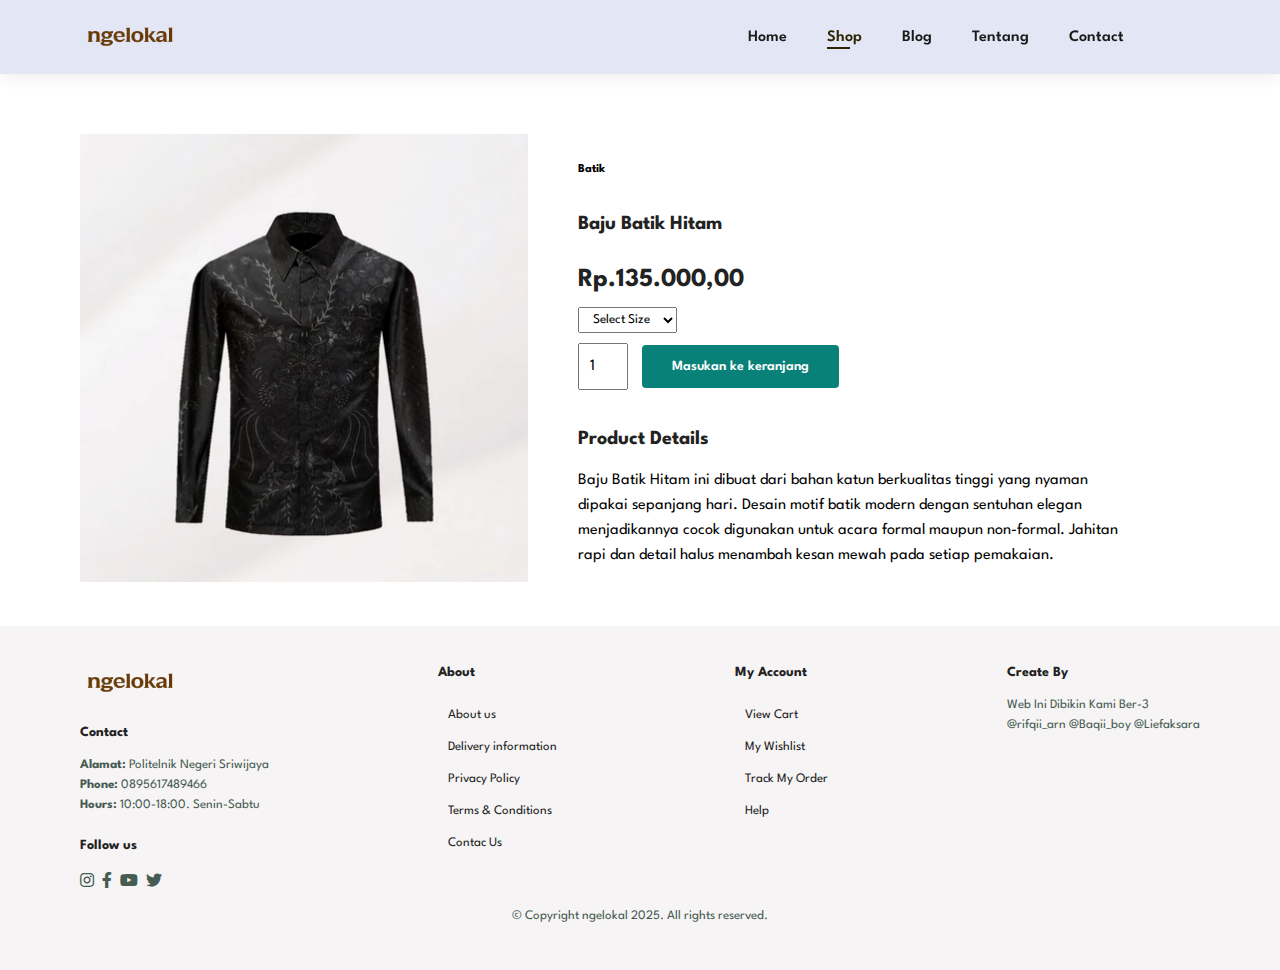
<file: sproduct.html>
<!DOCTYPE html>
<html lang="en">
  <head>
    <meta charset="UTF-8" />
    <meta http-equiv="X-UA-Compatible" content="IE=edge" />
    <meta name="viewport" content="width=device-width, initial-scale=1.0" />
    <title>IT Fest Kelompok</title>
    <link
      rel="stylesheet"
      href="https://pro.fontawesome.com/releases/v5.10.0/css/all.css"
    />

    <link rel="stylesheet" href="style.css" />

    
  </head>

  <body>
  <section id="header">
      <a href="#"><img src="img/asset foto/logo6.png" class="logo" alt="" ></a>

      <div>
        <ul id="navbar">
          <li><a  href="index.html">Home</a></li>
          <li><a class="active" href="shop.html">Shop</a></li>
          <li><a href="blog.html">Blog</a></li>
          <li><a href="about.html">Tentang</a></li>
          <li><a href="contact.html">Contact</a></li>
          <li id="lg-bag">
            <a href="#"><i class="far fa-shopping-bag"></i></a>
          </li>
          <a href="#" id="close"><i class="far fa-times"></i></a>
        </ul>
      </div>

       <!-- Dropdown keranjang -->
<div id="cartDropdown">
  <h4>Keranjang</h4>
  <div id="cartItems"></div>
  <div id="cartTotal">Total: Rp0</div>
  <button id="checkoutBtn">Checkout</button>
</div>

      <div id="mobile">
        <a href="#"><i class="far fa-shopping-bag"></i></a>
         <i id="bar" class="fas fa-outdent"></i> 
      </div>
    </section>

    <section id="prodetails" class="section-p1">
        <div class="single-pro-image">
            <img src="img//asset foto/Batik/batik 5.png" width="100%" id="MainImg" alt="">

           
            </div>
        </div>

        <div class="single-pro-details">
            <h6>Batik</h6>
            <h4>Baju Batik  Hitam</h4>
            <h2>Rp.135.000,00</h2>
            <select>
                <option>Select Size</option>
                <option>XXL</option>
                <option>XL</option>
                <option>Large</option>
                <option>Medium</option>
                <option>Small</option>
            </select>
            <input type="number" value="1">
            <button class="normal" 
  onclick="addToCart(
    document.getElementById('MainImg').src, 
    document.querySelector('.single-pro-details select').value, 
    parseInt(document.querySelector('.single-pro-details input').value), 
    130000, 
    document.querySelector('.single-pro-details h4').textContent
  )">
  Masukan ke keranjang
</button>


            <h4>Product Details</h4>
            <span>Baju Batik Hitam ini dibuat dari bahan katun berkualitas tinggi yang nyaman dipakai sepanjang hari. Desain motif batik modern dengan sentuhan elegan menjadikannya cocok digunakan untuk acara formal maupun non-formal. Jahitan rapi dan detail halus menambah kesan mewah pada setiap pemakaian.</span>
        </div>
    </section>




  <footer class="section-p1">
      <div class="col">
        <img class="logo" src="img/asset foto/logo6.png" alt="" />
        <h4>Contact</h4>
        <p><strong>Alamat:</strong> Politelnik Negeri Sriwijaya</p>
        <p><strong>Phone:</strong> 0895617489466</p>
        <p><strong>Hours:</strong> 10:00-18:00. Senin-Sabtu</p>
        <div class="follow">
          <h4>Follow us</h4>
          <div class="icon">
            <i class="fab fa-instagram"></i>
            <i class="fab fa-facebook-f"></i>
            <i class="fab fa-youtube"></i>
            <i class="fab fa-twitter"></i>
          </div>
        </div>
      </div>

      <div class="col">
        <h4>About</h4>
        <a href="#">About us</a>
        <a href="#">Delivery information</a>
        <a href="#">Privacy Policy</a>
        <a href="#">Terms & Conditions</a>
        <a href="#">Contac Us</a>
      </div>

      <div class="col">
        <h4>My Account</h4>
        <a href="#">View Cart</a>
        <a href="#">My Wishlist</a>
        <a href="#">Track My Order</a>
        <a href="#">Help</a>
      </div>



      <div class="col create-by">
        <h4>Create By</h4>
        <p>Web Ini Dibikin Kami Ber-3</p>
        
       <p>@rifqii_arn  @Baqii_boy  @Liefaksara</p>
       
        

      </div>

      <div class="copyright">
       <p>© Copyright ngelokal 2025. All rights reserved.</p>
      </div>




    </footer>


    
    <script src="cart.js"></script>

    <script src="script.js"></script>
  </body>
</html>
</file>
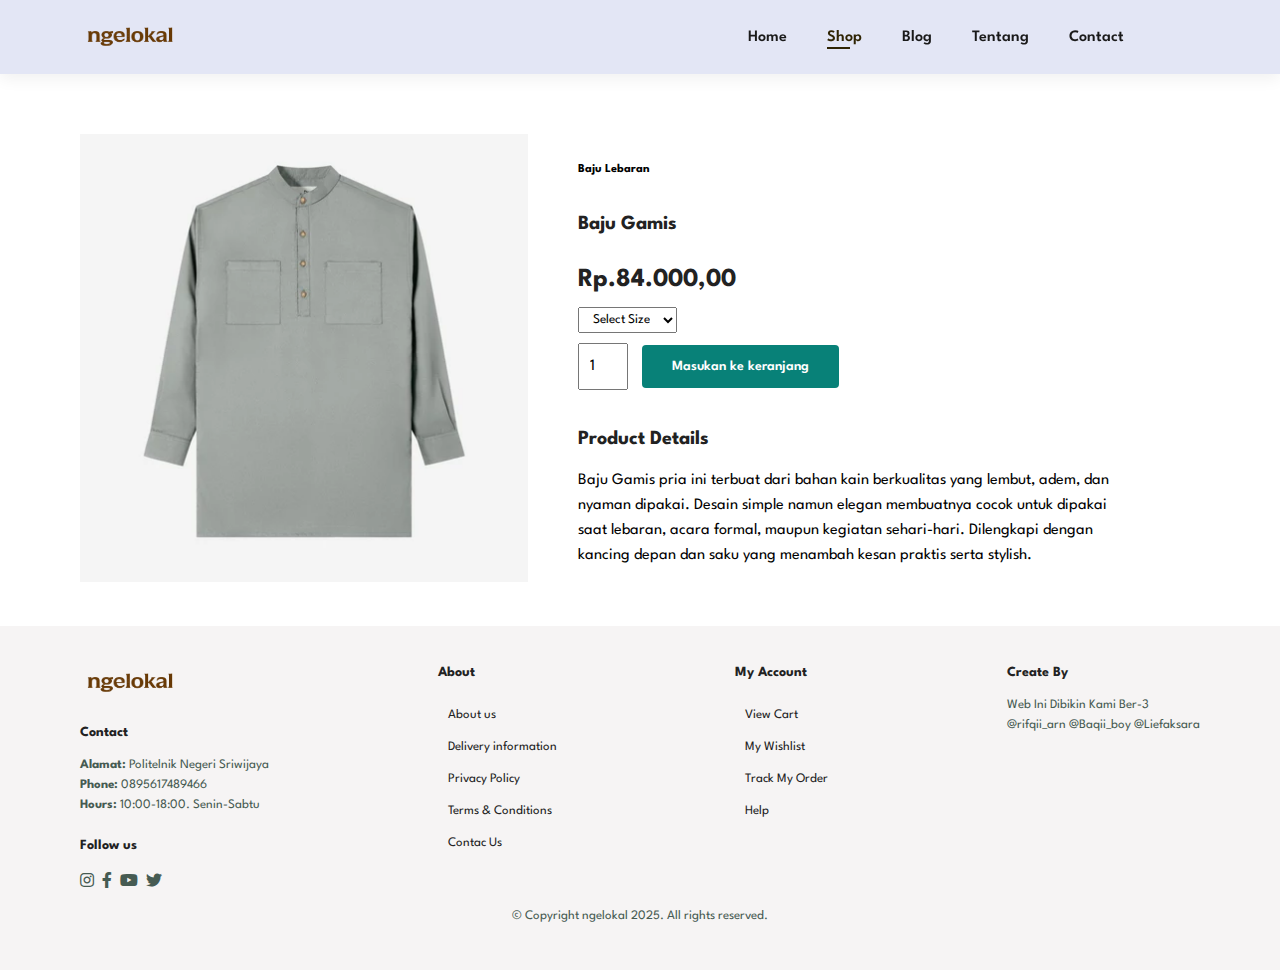
<file: sproduct2.html>
<!DOCTYPE html>
<html lang="en">
  <head>
    <meta charset="UTF-8" />
    <meta http-equiv="X-UA-Compatible" content="IE=edge" />
    <meta name="viewport" content="width=device-width, initial-scale=1.0" />
    <title>IT Fest Kelompok</title>
    <link
      rel="stylesheet"
      href="https://pro.fontawesome.com/releases/v5.10.0/css/all.css"
    />

    <link rel="stylesheet" href="style.css" />
  </head>

  <body>
    <section id="header">
      <a href="#"><img src="img/asset foto/logo6.png" class="logo" alt="" ></a>

      <div>
        <ul id="navbar">
          <li><a  href="index.html">Home</a></li>
          <li><a class="active" href="shop.html">Shop</a></li>
          <li><a href="blog.html">Blog</a></li>
          <li><a href="about.html">Tentang</a></li>
          <li><a href="contact.html">Contact</a></li>
          <li id="lg-bag">
            <a href="#"><i class="far fa-shopping-bag"></i></a>
          </li>
          <a href="#" id="close"><i class="far fa-times"></i></a>
        </ul>
      </div>

       <!-- Dropdown keranjang -->
<div id="cartDropdown">
  <h4>Keranjang</h4>
  <div id="cartItems"></div>
  <div id="cartTotal">Total: Rp0</div>
  <button id="checkoutBtn">Checkout</button>
</div>

      <div id="mobile">
        <a href="#"><i class="far fa-shopping-bag"></i></a>
         <i id="bar" class="fas fa-outdent"></i> 
      </div>
    </section>

    <section id="prodetails" class="section-p1">
        <div class="single-pro-image">
            <img src="img/asset foto/Muslim wear/kemeja gamis 1.webp" width="100%" id="MainImg" alt="">

            
            </div>
        </div>

        <div class="single-pro-details">
            <h6>Baju Lebaran</h6>
            <h4>Baju Gamis</h4>
            <h2>Rp.84.000,00</h2>
            <select>
                <option>Select Size</option>
                <option>XXL</option>
                <option>XL</option>
                <option>Large</option>
                <option>Medium</option>
                <option>Small</option>
            </select>
            <input type="number" value="1">
            <button class="normal"
  onclick="addToCart(
    document.getElementById('MainImg').src,
    document.querySelector('.single-pro-details select').value,
    parseInt(document.querySelector('.single-pro-details input').value),
    130000,
    document.querySelector('.single-pro-details h4').textContent
  )">
  Masukan ke keranjang
</button>

            <h4>Product Details</h4>
            <span>Baju Gamis pria ini terbuat dari bahan kain berkualitas yang lembut, adem, dan nyaman dipakai. Desain simple namun elegan membuatnya cocok untuk dipakai saat lebaran, acara formal, maupun kegiatan sehari-hari. Dilengkapi dengan kancing depan dan saku yang menambah kesan praktis serta stylish.</span>
        </div>
    </section>

   

 

  <footer class="section-p1">
      <div class="col">
        <img class="logo" src="img/asset foto/logo6.png" alt="" />
        <h4>Contact</h4>
        <p><strong>Alamat:</strong> Politelnik Negeri Sriwijaya</p>
        <p><strong>Phone:</strong> 0895617489466</p>
        <p><strong>Hours:</strong> 10:00-18:00. Senin-Sabtu</p>
        <div class="follow">
          <h4>Follow us</h4>
          <div class="icon">
            <i class="fab fa-instagram"></i>
            <i class="fab fa-facebook-f"></i>
            <i class="fab fa-youtube"></i>
            <i class="fab fa-twitter"></i>
          </div>
        </div>
      </div>

      <div class="col">
        <h4>About</h4>
        <a href="#">About us</a>
        <a href="#">Delivery information</a>
        <a href="#">Privacy Policy</a>
        <a href="#">Terms & Conditions</a>
        <a href="#">Contac Us</a>
      </div>

      <div class="col">
        <h4>My Account</h4>
        <a href="#">View Cart</a>
        <a href="#">My Wishlist</a>
        <a href="#">Track My Order</a>
        <a href="#">Help</a>
      </div>



      <div class="col create-by">
        <h4>Create By</h4>
        <p>Web Ini Dibikin Kami Ber-3</p>
        
       <p>@rifqii_arn  @Baqii_boy  @Liefaksara</p>
       
        

      </div>

      <div class="copyright">
       <p>© Copyright ngelokal 2025. All rights reserved.</p>
      </div>




    </footer>


   


    <script src="cart.js"></script>
    <script src="script.js"></script>
  </body>
</html>
</file>
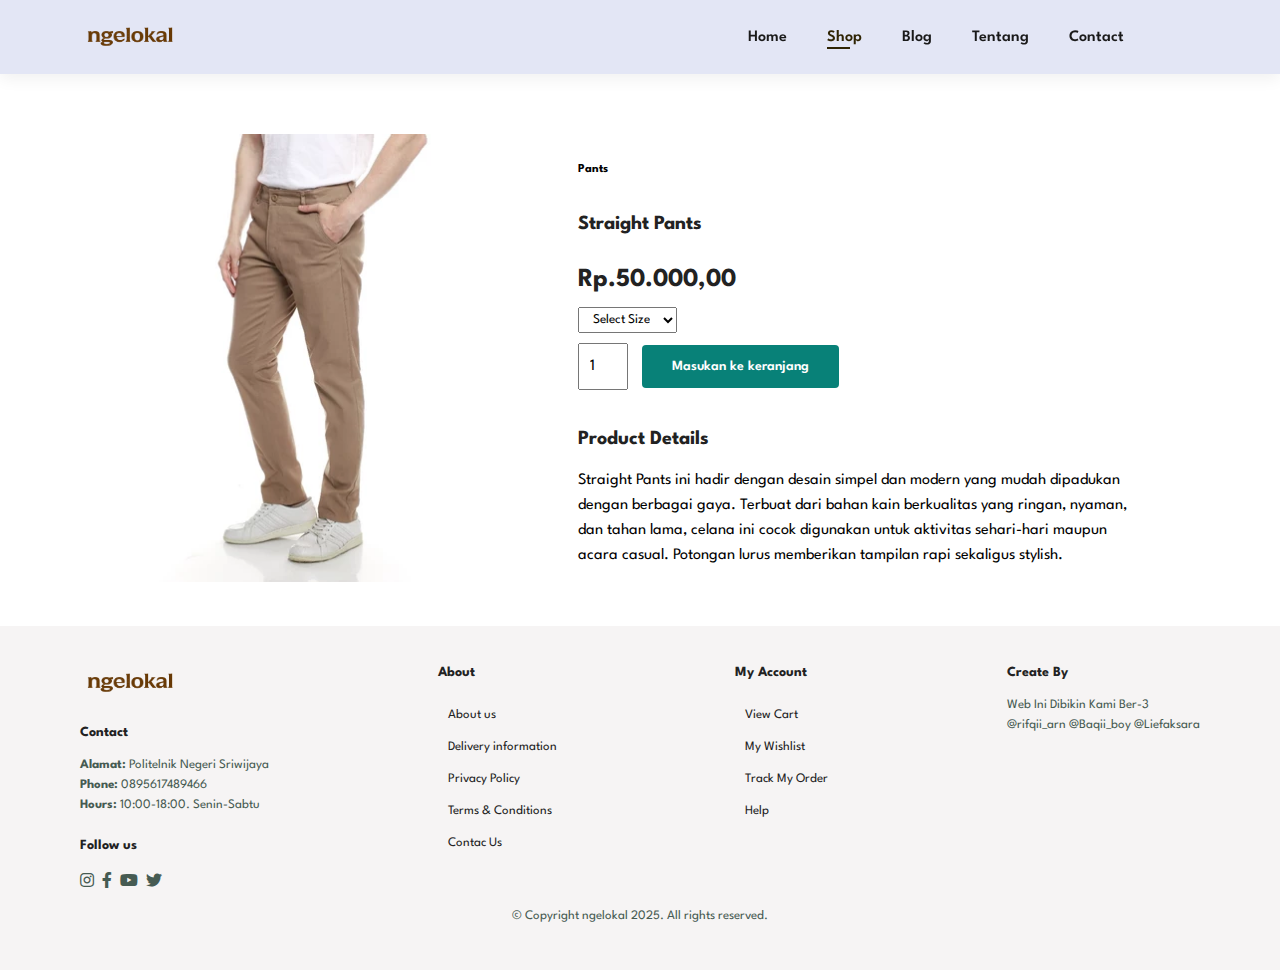
<file: sproduct3.html>
<!DOCTYPE html>
<html lang="en">
  <head>
    <meta charset="UTF-8" />
    <meta http-equiv="X-UA-Compatible" content="IE=edge" />
    <meta name="viewport" content="width=device-width, initial-scale=1.0" />
    <title>IT Fest Kelompok</title>
    <link
      rel="stylesheet"
      href="https://pro.fontawesome.com/releases/v5.10.0/css/all.css"
    />

    <link rel="stylesheet" href="style.css" />
  </head>

  <body>
   <section id="header">
      <a href="#"><img src="img/asset foto/logo6.png" class="logo" alt="" ></a>

      <div>
        <ul id="navbar">
          <li><a  href="index.html">Home</a></li>
          <li><a class="active" href="shop.html">Shop</a></li>
          <li><a href="blog.html">Blog</a></li>
          <li><a href="about.html">Tentang</a></li>
          <li><a href="contact.html">Contact</a></li>
          <li id="lg-bag">
            <a href="#"><i class="far fa-shopping-bag"></i></a>
          </li>
          <a href="#" id="close"><i class="far fa-times"></i></a>
        </ul>
      </div>

       <!-- Dropdown keranjang -->
<div id="cartDropdown">
  <h4>Keranjang</h4>
  <div id="cartItems"></div>
  <div id="cartTotal">Total: Rp0</div>
  <button id="checkoutBtn">Checkout</button>
</div>

      <div id="mobile">
        <a href="#"><i class="far fa-shopping-bag"></i></a>
         <i id="bar" class="fas fa-outdent"></i> 
      </div>
    </section>

    <section id="prodetails" class="section-p1">
        <div class="single-pro-image">
            <img src="img/asset foto/Celana/chino.webp" width="100%" id="MainImg" alt="">

            
        </div>

        <div class="single-pro-details">
            <h6>Pants</h6>
            <h4>Straight Pants</h4>
            <h2>Rp.50.000,00</h2>
            <select>
                <option>Select Size</option>
                <option>XXL</option>
                <option>XL</option>
                <option>Large</option>
                <option>Medium</option>
                <option>Small</option>
            </select>
            <input type="number" value="1">
            <button class="normal"
  onclick="addToCart(
    document.getElementById('MainImg').src,
    document.querySelector('.single-pro-details select').value,
    parseInt(document.querySelector('.single-pro-details input').value),
    130000,
    document.querySelector('.single-pro-details h4').textContent
  )">
  Masukan ke keranjang
</button>

            <h4>Product Details</h4>
            <span>Straight Pants ini hadir dengan desain simpel dan modern yang mudah dipadukan dengan berbagai gaya. Terbuat dari bahan kain berkualitas yang ringan, nyaman, dan tahan lama, celana ini cocok digunakan untuk aktivitas sehari-hari maupun acara casual. Potongan lurus memberikan tampilan rapi sekaligus stylish.</span>
        </div>
    </section>

 

   <footer class="section-p1">
      <div class="col">
        <img class="logo" src="img/asset foto/logo6.png" alt="" />
        <h4>Contact</h4>
        <p><strong>Alamat:</strong> Politelnik Negeri Sriwijaya</p>
        <p><strong>Phone:</strong> 0895617489466</p>
        <p><strong>Hours:</strong> 10:00-18:00. Senin-Sabtu</p>
        <div class="follow">
          <h4>Follow us</h4>
          <div class="icon">
            <i class="fab fa-instagram"></i>
            <i class="fab fa-facebook-f"></i>
            <i class="fab fa-youtube"></i>
            <i class="fab fa-twitter"></i>
          </div>
        </div>
      </div>

      <div class="col">
        <h4>About</h4>
        <a href="#">About us</a>
        <a href="#">Delivery information</a>
        <a href="#">Privacy Policy</a>
        <a href="#">Terms & Conditions</a>
        <a href="#">Contac Us</a>
      </div>

      <div class="col">
        <h4>My Account</h4>
        <a href="#">View Cart</a>
        <a href="#">My Wishlist</a>
        <a href="#">Track My Order</a>
        <a href="#">Help</a>
      </div>



      <div class="col create-by">
        <h4>Create By</h4>
        <p>Web Ini Dibikin Kami Ber-3</p>
        
       <p>@rifqii_arn  @Baqii_boy  @Liefaksara</p>
       
        

      </div>

      <div class="copyright">
       <p>© Copyright ngelokal 2025. All rights reserved.</p>
      </div>




    </footer>


    <script>
        var MainImg = document.getElementById("MainImg");
        var smalling = document.getElementsByClassName("small-img");

        smalling[0].onclick = function(){
            MainImg.src = smalling[0].src;
        }
        smalling[1].onclick = function(){
            MainImg.src = smalling[1].src;
        }
        smalling[2].onclick = function(){
            MainImg.src = smalling[2].src;
        }
        smalling[3].onclick = function(){
            MainImg.src = smalling[3].src;
        }
    </script>
    <script src="cart.js"></script>
    <script src="script.js"></script>
  </body>
</html>
</file>
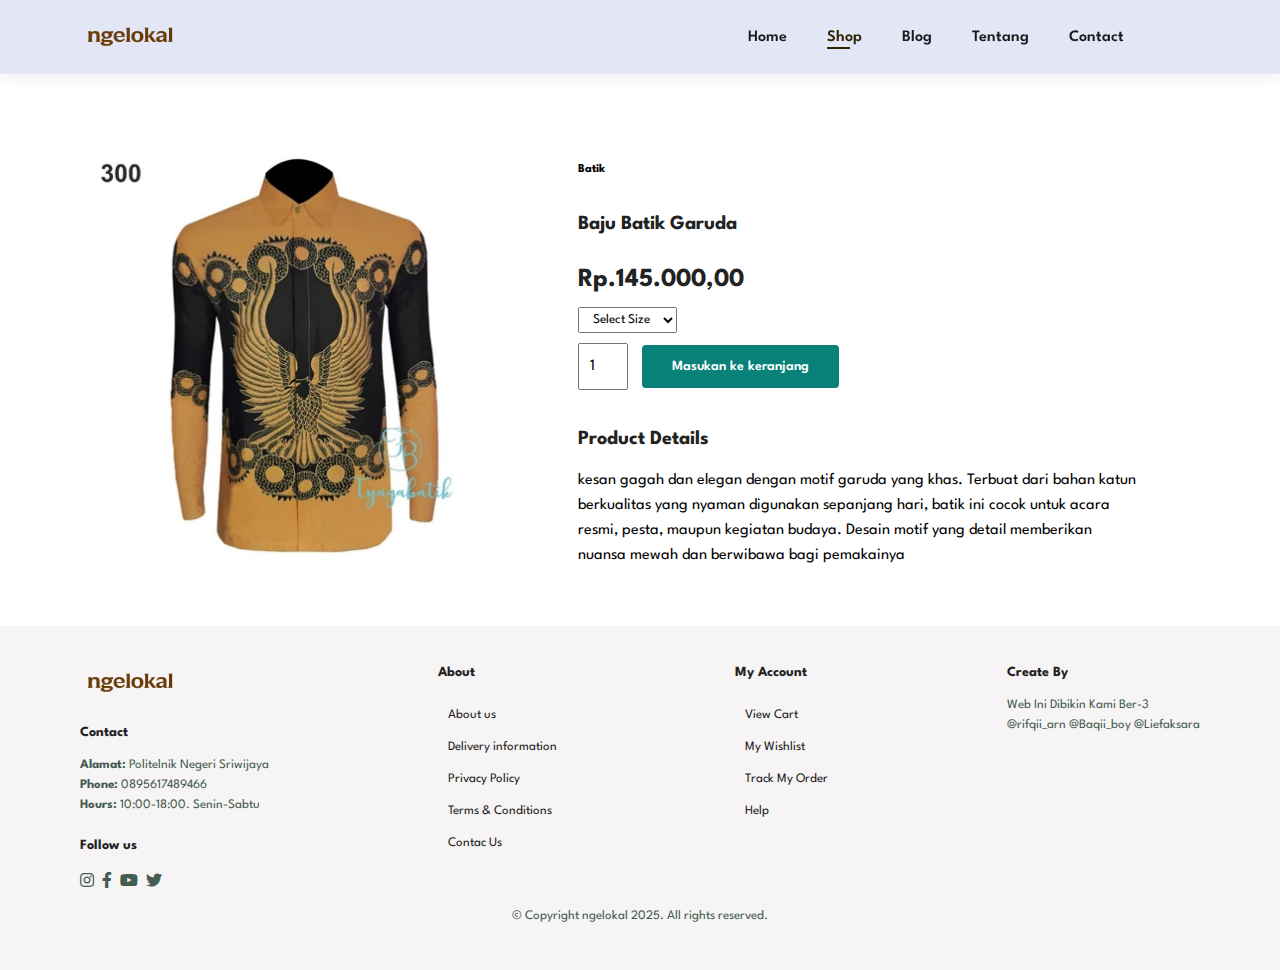
<file: sproduct4.html>
<!DOCTYPE html>
<html lang="en">
  <head>
    <meta charset="UTF-8" />
    <meta http-equiv="X-UA-Compatible" content="IE=edge" />
    <meta name="viewport" content="width=device-width, initial-scale=1.0" />
    <title>IT Fest Kelompok</title>
    <link
      rel="stylesheet"
      href="https://pro.fontawesome.com/releases/v5.10.0/css/all.css"
    />

    <link rel="stylesheet" href="style.css" />
  </head>

  <body>
   <section id="header">
      <a href="#"><img src="img/asset foto/logo6.png" class="logo" alt="" ></a>

      <div>
        <ul id="navbar">
          <li><a  href="index.html">Home</a></li>
          <li><a class="active" href="shop.html">Shop</a></li>
          <li><a href="blog.html">Blog</a></li>
          <li><a href="about.html">Tentang</a></li>
          <li><a href="contact.html">Contact</a></li>
          <li id="lg-bag">
            <a href="#"><i class="far fa-shopping-bag"></i></a>
          </li>
          <a href="#" id="close"><i class="far fa-times"></i></a>
        </ul>
      </div>

       <!-- Dropdown keranjang -->
<div id="cartDropdown">
  <h4>Keranjang</h4>
  <div id="cartItems"></div>
  <div id="cartTotal">Total: Rp0</div>
  <button id="checkoutBtn">Checkout</button>
</div>

      <div id="mobile">
        <a href="#"><i class="far fa-shopping-bag"></i></a>
         <i id="bar" class="fas fa-outdent"></i> 
      </div>
    </section>

    <section id="prodetails" class="section-p1">
        <div class="single-pro-image">
            <img src="img/asset foto/Batik/batik 2.png" width="100%" id="MainImg" alt="">

           
            </div>
        </div>

        <div class="single-pro-details">
            <h6>Batik</h6>
            <h4>Baju Batik Garuda </h4>
            <h2>Rp.145.000,00</h2>
            <select>
                <option>Select Size</option>
                <option>XXL</option>
                <option>XL</option>
                <option>Large</option>
                <option>Medium</option>
                <option>Small</option>
            </select>
            <input type="number" value="1">
            <button class="normal"
  onclick="addToCart(
    document.getElementById('MainImg').src,
    document.querySelector('.single-pro-details select').value,
    parseInt(document.querySelector('.single-pro-details input').value),
    130000,
    document.querySelector('.single-pro-details h4').textContent
  )">
  Masukan ke keranjang
</button>
            <h4>Product Details</h4>
            <span>kesan gagah dan elegan dengan motif garuda yang khas. Terbuat dari bahan katun berkualitas yang nyaman digunakan sepanjang hari, batik ini cocok untuk acara resmi, pesta, maupun kegiatan budaya. Desain motif yang detail memberikan nuansa mewah dan berwibawa bagi pemakainya</span>
        </div>
    </section>


 

  <footer class="section-p1">
      <div class="col">
        <img class="logo" src="img/asset foto/logo6.png" alt="" />
        <h4>Contact</h4>
        <p><strong>Alamat:</strong> Politelnik Negeri Sriwijaya</p>
        <p><strong>Phone:</strong> 0895617489466</p>
        <p><strong>Hours:</strong> 10:00-18:00. Senin-Sabtu</p>
        <div class="follow">
          <h4>Follow us</h4>
          <div class="icon">
            <i class="fab fa-instagram"></i>
            <i class="fab fa-facebook-f"></i>
            <i class="fab fa-youtube"></i>
            <i class="fab fa-twitter"></i>
          </div>
        </div>
      </div>

      <div class="col">
        <h4>About</h4>
        <a href="#">About us</a>
        <a href="#">Delivery information</a>
        <a href="#">Privacy Policy</a>
        <a href="#">Terms & Conditions</a>
        <a href="#">Contac Us</a>
      </div>

      <div class="col">
        <h4>My Account</h4>
        <a href="#">View Cart</a>
        <a href="#">My Wishlist</a>
        <a href="#">Track My Order</a>
        <a href="#">Help</a>
      </div>



      <div class="col create-by">
        <h4>Create By</h4>
        <p>Web Ini Dibikin Kami Ber-3</p>
        
       <p>@rifqii_arn  @Baqii_boy  @Liefaksara</p>
       
        

      </div>

      <div class="copyright">
       <p>© Copyright ngelokal 2025. All rights reserved.</p>
      </div>




    </footer>


    <script src="cart.js"></script>
    <script src="script.js"></script>
  </body>
</html>
</file>
<file: style.css>
@import url("https://fonts.googleapis.com/css2?family=Spartan:wght@100;200;300;400;500;600;700;800;900&display=swap");

* {
  margin: 0;
  padding: 0;
  box-sizing: border-box;
  font-family: "Spartan", sans-serif;
}

html {
  scroll-behavior: smooth;
}

/* Global Styles */

.logo{
  width: 100px;
  height: 30px;

}


h1 {
  font-size: 50px;
  line-height: 64px;
  color: #222;
}

h2 {
  font-size: 46px;
  line-height: 54px;
  color: #222;
}

h4 {
  font-size: 20px;
  color: #222;
}

h6 {
  font-weight: 700;
  font-size: 12px;
}

p {
  font-size: 16px;
  color: #465b52;
  margin: 15px 0 20px 0;
}

.section-p1 {
  padding: 40px 80px;
}

.section-m1 {
  margin: 40px 0;
}

button.normal {
  font-size: 14px;
  font-weight: 600;
  padding: 15px 30px;
  color: black;
  background-color: white;
  border-radius: 4px;
  cursor: pointer;
  border: none;
  outline: none;
  transition: 0.2s;
}

button.white {
  font-size: 13px;
  font-weight: 600;
  padding: 11px 18px;
  color: rgb(255, 255, 255);
  background-color: transparent;
  cursor: pointer;
  border: 1px solid #fdf8f8;
  outline: none;
  transition: 0.2s;
}

body {
  width: 100%;
}



/* header start */
#header {
  display: flex;
  align-items: center;
  justify-content: space-between;
  padding: 20px 80px;
  background: #e3e6f5;
  box-shadow: 0 5px 15px rgba(0, 0, 0, 0.06);
  z-index: 999;
  position: sticky;
  top: 0;
  left: 0;
}

#navbar {
  display: flex;
  align-items: center;
  justify-content: center;
}

#navbar li {
  list-style: none;
  padding: 0 20px;
  position: relative;
}

#navbar li a {
  text-decoration: none;
  font-size: 16px;
  font-weight: 600;
  color: #1a1a1a;
  transition: 0.3s ease;
}

#navbar li a:hover,
#navbar li a.active {
  color: #2f2403;
}

#navbar li a.active::after,
#navbar li a:hover::after {
  content: "";
  width: 30%;
  height: 2px;
  background: #2f2403;
  position: absolute;
  bottom: -4px;
  left: 20px;
}

#mobile {
  display: none;
  align-items: center;
}


#close {
  display: none;
}

/* home page */
#hero {
  background-image: url("img/asset foto/Batik/WhatsApp\ Image\ 2025-09-28\ at\ 10.30.22_21755549.jpg");
  height: 90vh;
  width: 100%;
  background-size: cover;
  background-position: top 25% right 0;
  padding: 0 80px;
  display: flex;
  flex-direction: column;
  align-items: flex-start;
  justify-content: center;
}

#hero h4 {
  padding-bottom: 15px;
}

#hero h1 {
  color: #ab7e3a;
}

#hero button {
  background-image: url("img/button.png");
  background-color: transparent;

  border: 0;
  padding: 14px 80px 14px 65px;
  background-repeat: no-repeat;
  cursor: pointer;


}

#hero button .shop-now {
  text-decoration: none;
  color: #2f2403;
  font-weight: 700;
  font-size: 15px;
}

/* product */
#product1 {
  text-align: center;
}

#product1 .pro-container {
  display: flex;
  justify-content: space-between;
  padding-top: 20px;
  flex-wrap: wrap;

}

#product1 .pro {
  width: 23%;
  min-width: 250px;
  padding: 10px 12px;
  border: 1px solid #cce7d0;
  border-radius: 25px;
  cursor: pointer;
  box-shadow: 20px 20px 30px rgba(0, 0, 0, 0.02);
  margin: 15px 0;
  transition: 0.3ms ease;
  position: relative;
}

#product1 .pro:hover {
  box-shadow: 20px 20px 30px rgba(0, 0, 0, 0.08);
}

#product1 .pro img {
  width: 100%;
  border-radius: 20px;
}

#product1 .pro .des {
  text-align: start;
  padding: 10px 0;
}

#product1 .pro .des span {
  color: #1a1a1a;
  font-size: 12px
}

#product1 .pro .des h5 {
  padding-top: 7px;
  color: #1a1a1a;
  font-size: 14px;
}

#product1 .pro .des i {
  font-size: 12px;
  color: rgb(243, 181, 25);
}

#product1 .pro .des h4 {
  padding-top: 7px;
  font-size: 15px;
  font-weight: 700;
  color: #252726;
}

#product1 .pro .cart {
  width: 40px;
  height: 40px;
  line-height: 40px;
  border-radius: 50px;
  background-color: #fdf8f8;
  font-weight: 500;
  color: #1a1a1a;
  border: 1px slid #cce7d0;
  position: absolute;
  bottom: 20px;
  right: 10px;
}

/* banner */


#banner {
  display: flex;
  flex-direction: column;
  justify-content: center;
  align-items: center;
  text-align: center;
  background-image: url("img/banner/BAnner\ batik\ 1.png");
  width: 100%;
  height: 40vh;
  background-size: cover;
  background-position: center;
}

#banner h4 {
  color: white;
  font-size: 16px;
}

#banner h2 {
  color: white;
  font-size: 30px;
  padding: 10px 0;
}


#banner span {
  color: rgb(221, 23, 23);
}

#banner button:hover {
  background-color: rgb(221, 23, 23);
  color: white;
}

/* banner box */

#sm-banner {
  display: flex;
  justify-content: space-between;
  flex-wrap: wrap;
  background-image: url("img/banner/b14.png");
  background-repeat: no-repeat;
  background-position: 100% 100%;
  gap: 20px;
  background-color: #041e42;
}



#sm-banner .banner-box {
  display: flex;
  flex-direction: column;
  justify-content: center;
  align-items: flex-start;
  background-image: url("img/banner/b17.jpg");
  min-width: 300px;
  flex: 1 1 45%;
  height: 50vh;
  background-size: cover;
  background-position: center;
  padding: 30px;
}

#sm-banner .bg2 {
  background-image: url("img/banner/b10.jpg");
}

#sm-banner h4 {
  color: white;
  font-size: 20px;
  font-weight: 300;
}

#sm-banner h2 {
  color: white;
  font-size: 28px;
  font-weight: 800;
}

#sm-banner span {
  color: white;
  font-size: 14px;
  font-weight: 500;
  padding-bottom: 15px;
}

#sm-banner .banner-box:hover button {
  background: #088178;
  border: 1px solid #088178;

}

#banner3 {
  background-color: #088178;
  display: flex;
  justify-content: space-between;
  flex-wrap: wrap;
  padding: 0 80px;
  background-image: url("img/banner/b14.png");
  background-repeat: no-repeat;
  background-position: 0% 0%;
  background-color: #041e42;
}

#banner3 .banner-box {
  display: flex;
  flex-direction: column;
  justify-content: center;
  align-items: flex-start;
  background-image: url("img/banner/b7.jpg");
  min-width: 30%;
  height: 30vh;
  background-size: cover;
  background-position: center;
  padding: 20px;
  margin-bottom: 20px;
}

#banner3 .bb2 {
  background-image: url("img/banner/b4.jpg");
}

#banner3 .bb3 {
  background-image: url("img/banner/b18.jpg");
}

#banner3 h2 {
  color: white;
  font-weight: 900;
  font-size: 22px;
}

#banner3 h3 {
  color: red;
  font-weight: 800;
  font-size: 15px;
}


/* footer */

footer {
  background-color: #f6f4f4;
  display: flex;
  flex-wrap: wrap;
  justify-content: space-between;
}

footer .col {
  display: flex;
  flex-direction: column;
  align-items: flex-start;
  margin-bottom: 20px;
}

footer .logo {
  margin-bottom: 30px;
}

footer h4 {
  font-size: 14px;
  padding-bottom: 20px;
}

footer p {
  font-size: 13px;
  margin: 0 0 8px;
}

footer a {
  font-size: 13px;
  text-decoration: none;
  color: #222;
  margin: 10px;
}

footer .follow {
  margin-top: 20px;
}

footer .follow i {
  color: #465b52;
  padding-right: 4px;
  cursor: pointer;
}

footer .create-by .row img {
  border: 1px solid #088178;
  border-radius: 6px;

}

footer .create-by img {
  margin: 10px 0 15px 0;
}

footer .follow i:hover,
footer a:hover {
  color: #088178;

}

footer .copyright {
  width: 100%;
  text-align: center;
}



/* halaman shop */

#page-header {
  background-image: url("img/banner/Banner\ BAtik\ 3.png");
  width: 100%;
  height: 40vh;
  background-size: cover;
  display: flex;
  justify-content: center;
  text-align: center;
  flex-direction: column;
  padding: 14px;
}

#page-header h2,
#page-header p {
  color: white;
}



/* sproduct */

#prodetails {
  display: flex;
  margin-top: 20px;
}

#prodetails .single-pro-image {
  width: 40%;
  margin-right: 50px;
}

.small-img-group {
  display: flex;
  justify-content: space-between;
}

.small-img-col {
  flex-basis: 24%;
  cursor: pointer;
}

#prodetails .single-pro-details {
  width: 50%;
  padding-top: 30px;
}


#prodetails .single-pro-details h4 {
  padding: 40px 0 20px 0;
}

#prodetails .single-pro-details h2 {
  font-size: 26px;
}

#prodetails .single-pro-details select {
  display: block;
  padding: 5px 10px;
  margin-bottom: 10px;
}

#prodetails .single-pro-details input {
  width: 50px;
  height: 47px;
  padding-left: 10px;
  font-size: 16px;
  margin-right: 10px;
}

#prodetails .single-pro-details input:focus {
  outline: none;
}

#prodetails .single-pro-details button {
  background-color: #088178;
  color: #fff;
}

#prodetails .single-pro-details span {
  line-height: 25px;
}

/* blog page */
#page-header.blog-header {
  background-image: url(img/banner/b19.jpg)
}

#blog {
  padding: 150px 150px 0 150px;
}

#blog .blog-box {
  display: flex;
  align-items: center;
  width: 100%;
  position: relative;
  padding-bottom: 90px;
}

#blog .blog-img {
  width: 50%;
  margin-right: 40px;

}

#blog img {
  width: 100%;
  height: 300px;
  object-fit: cover;
}

#blog .blog-details {
  width: 50%;
}

#blog .blog-details a {
  text-decoration: none;
  font-size: 11px;
  color: #000;
  font-weight: 700;
  position: relative;
  transition: 0.3s;
}

#blog .blog-details a::after {
  content: "";
  width: 50px;
  height: 1px;
  background-color: #000;
  position: absolute;
  top: 4px;
  right: -60px;
}

#blog .blog-details a:hover {
  color: #088178;
}

#blog .blog-details a:hover:after {
  background-color: #088178;
}

#blog .blog-box h1 {
  position: absolute;
  top: -40px;
  left: 0;
  font-size: 60px;
  font-weight: 700;
  color: #c9cbce;
  z-index: -9;
}

/* about page */
#page-header.about-header {
  background-image: url(img/banner/batik\ pt\ 2.png)
}

#about-head {
  display: flex;
  align-items: center;
}

#about-head img {
  width: 50%;
  height: auto;
}

#about-head div {
  padding-left: 40px;
}







































/* contact-page */

#page-header.contact-header {
  background-image: url(img/about/banner.png)
}

#contact-details {
  display: flex;
  align-items: center;
  justify-content: space-between;

}

#contact-details .details {
  width: 40%;
}

#contact-details .details span,
#form-details form span {
  font-size: 12px;
}

#contact-details .details h2,
#form-details form h2 {
  font-size: 26px;
  line-height: 35px;
  padding: 20px 0;
}

#contact-details .details h3 {
  font-size: 16px;
  padding-bottom: 15px;

}

#contact-details .details li {
  list-style: none;
  display: flex;
  padding: 10px 0;

}

#contact-details .details li i {
  font-size: 14px;
  padding-right: 22px;
}

#contact-details .details li p {
  margin: 0;
  font-size: 14px
}

#contact-details .map {
  width: 55%;
  height: 400px;
}

#contact-details .map iframe {
  width: 100%;
  height: 100%;
}

#form-details {
  display: flex;
  justify-content: space-between;
  margin: 30px;
  padding: 80px, ;
  border: 1px solid#e1e1e1;

}

#form-details form {
  width: 65%;
  display: flex;
  flex-direction: column;
  align-items: flex-start;
}

#form-details form input,
#form-details form textarea {
  width: 100%;
  padding: 12px 15px;
  outline: none;
  margin-bottom: 20px;
  border: 1px solid #e1e1e1;
}

#form-details form button {
  background-color: #088178;
  color: #fff;
}

#form-details .people div {
  padding-bottom: 25px;
  display: flex;
  align-items: flex-start;
}

#form-details .people div img {
  width: 65px;
  height: 65px;
  object-fit: cover;
  margin-right: 15px;

}

#form-details .people div p {
  margin: 0;
  font-size: 13px;
  line-height: 25px;
}

#form-details .people div p span {
  display: block;
  font-size: 16px;
  font-weight: 600;
  color: #000;
}























#cartDropdown {
  display: none;
  position: absolute;
  right: 20px;
  top: 70px;
  width: 320px;
  max-height: 400px;
  overflow-y: auto;
  background: #fff;
  border: 1px solid #ddd;
  border-radius: 8px;
  box-shadow: 0 4px 8px rgba(0, 0, 0, 0.2);
  padding: 15px;
  z-index: 1000;
}

.cart-item {
  display: flex;
  align-items: center;
  margin-bottom: 12px;
  border-bottom: 1px solid #eee;
  padding-bottom: 8px;
}

.cart-item img {
  width: 60px;
  height: 60px;
  object-fit: cover;
  margin-right: 10px;
  border-radius: 6px;
}

.cart-info {
  flex: 1;
  font-size: 14px;
}

.cart-remove {
  background: #dc3545;
  color: white;
  border: none;
  padding: 5px 8px;
  border-radius: 4px;
  cursor: pointer;
}

.cart-remove:hover {
  background: #c82333;
}

#cartTotal {
  text-align: right;
  font-weight: bold;
  margin-top: 10px;
}

#checkoutBtn {
  display: block;
  width: 100%;
  margin-top: 10px;
  padding: 8px;
  background: #28a745;
  color: white;
  border: none;
  border-radius: 6px;
  cursor: pointer;
}

#checkoutBtn:hover {
  background: #218838;
}

#cartBadge {
  position: absolute;
  top: 8px;
  right: 8px;
  background: red;
  color: white;
  font-size: 12px;
  padding: 2px 6px;
  border-radius: 50%;
  display: none;
}































@media (max-width:799px) {
  #navbar {
    display: flex;
    flex-direction: column;
    align-items: flex-start;
    justify-content: flex-start;
    position: fixed;
    top: 0;
    right: -300px;
    height: 100vh;
    width: 300px;
    background-color: #e3e6f3;
    box-shadow: 0 40px 60px rgba(0, 0, 0, 0.1);
    padding: 80px 0 0 10px;
    transition: 0.3s;
  }

  #navbar.active {
    right: 0px;
  }

  #navbar li {
    margin-bottom: 25px;
  }

  #mobile {
    display: flex;
    align-items: center;
  }

  #mobile i {
    color: #1a1a1a;
    font-size: 24px;
    padding-left: 20px;
  }

  #close {
    display: initial;
    position: absolute;
    top: 30px;
    left: 30px;
    color: #222;
    font-size: 24px;
  }

  #lg-bag {
    display: none;
  }

  #hero {
    height: 70vh;
    padding: 0 80px;
    background-position: top 30% right 30%;
  }

  #product1 .pro-container {

    justify-content: center;
  }

  #product1 .pro {
    margin: 15px;
  }

  #banner {
    height: 25vh;
  }

  #sm-banner{
    flex-direction: column;
  }

  #sm-banner .banner-box {
    flex: 1 1 100%;
    min-width: 100%;
    height: 40vh;
    margin-bottom: 20px;
  }


  #banner3 {
    padding: 0 40px;
  }

  #banner3 .banner-box {
    width: 28%;
  }

  /* contact page */
  #form-details {
    padding: 40px;
  }

  #form-details form {
    width: 50%;
  }


}


@media (max-width: 477px) {
  .section-p1 {
    padding: 20px;
  }

  #header {
    padding: 10px 30px;
  }

  h1 {
    font-size: 38px;
  }


  h2 {
    font-size: 32px;
  }



  #hero {

    padding: 0 20px;
    background-position: 55%;


  }

  #product1 .pro {
    width: 100%;
  }

  #banner {
    height: 40vh;
  }

  #sm-banner .banner-box {
    height: 40vh;
  }

  #sm-banner .bg2 {
    margin-top: 20px;
  }

  #banner3 {
    padding: 0 20px;
  }

  #banner3 .banner-box {
    width: 100%;
  }

  footer .copyright {
    text-align: start;
  }

  /* Single product */
  #prodetails {
    display: flex;
    flex-direction: column;
  }

  #prodetails .single-pro-image {
    width: 100%;
    margin-right: 0px;
  }

  #prodetails .single-pro-details {
    width: 100%;
  }

  /* blog page */
  #blog {
    padding: 100px 20px 0 20px;
  }

  #blog .blog-box {
    display: flex;
    flex-direction: column;
    align-items: flex-start;
  }

  #blog .blog-img {
    width: 100%;
    margin-right: 0px;
    margin-bottom: 30px;
  }

  #blog .blog-details {
    width: 100%;
  }

  /* contact page */
  #contact-details {
    flex-direction: column;
  }

  #contact-details .details {
    width: 100%;
    margin-bottom: 30px;
  }

  #contact-details .map {
    width: 100%;
  }

  #contact-details {
    margin: 10px;
    padding: 30px 10px;
    flex-wrap: wrap;
  }

  #form-details form {
    width: 100%;
    margin-bottom: 30px
  }


  /* about */
  #about-head {
    flex-direction: column;
  }


  #about-head img {
    width: 100%;
    margin-bottom: 20px;
  }

  #about-head div {
    padding-left: 0px;
  }




}
</file>
